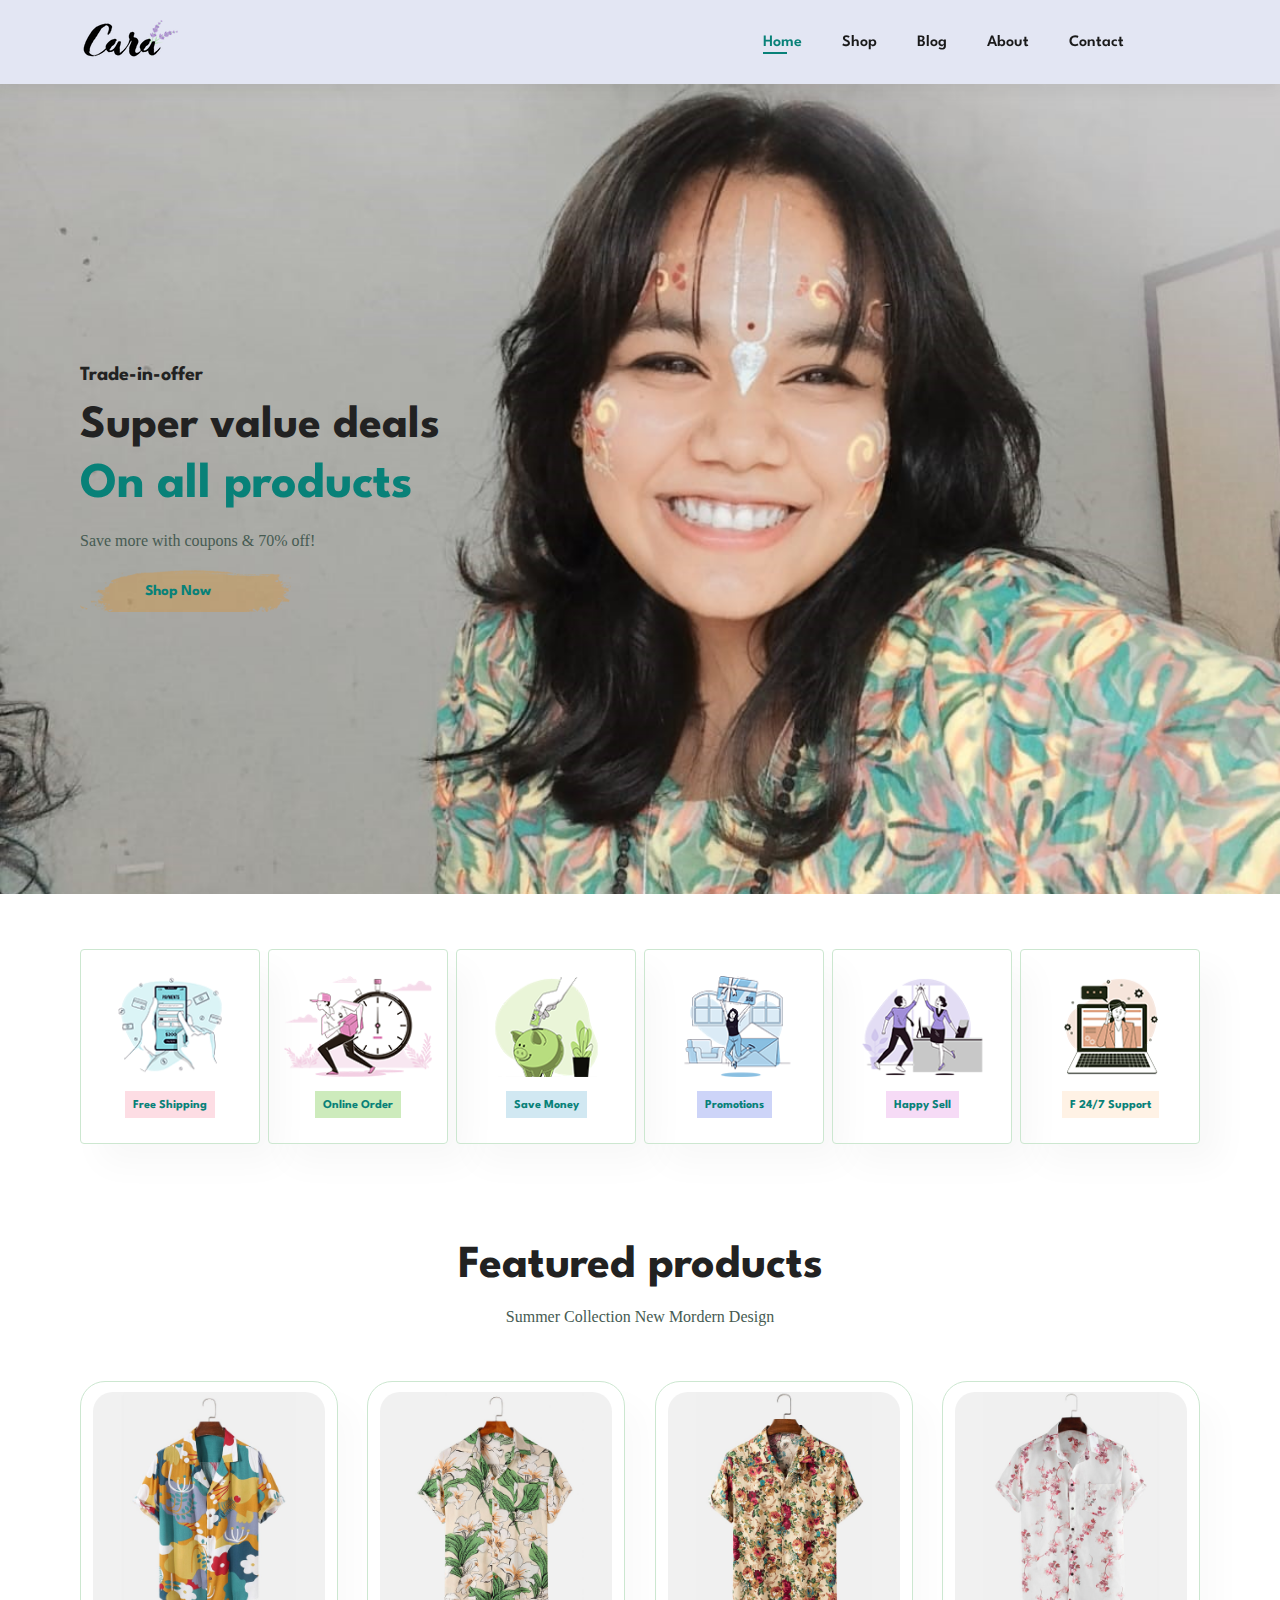
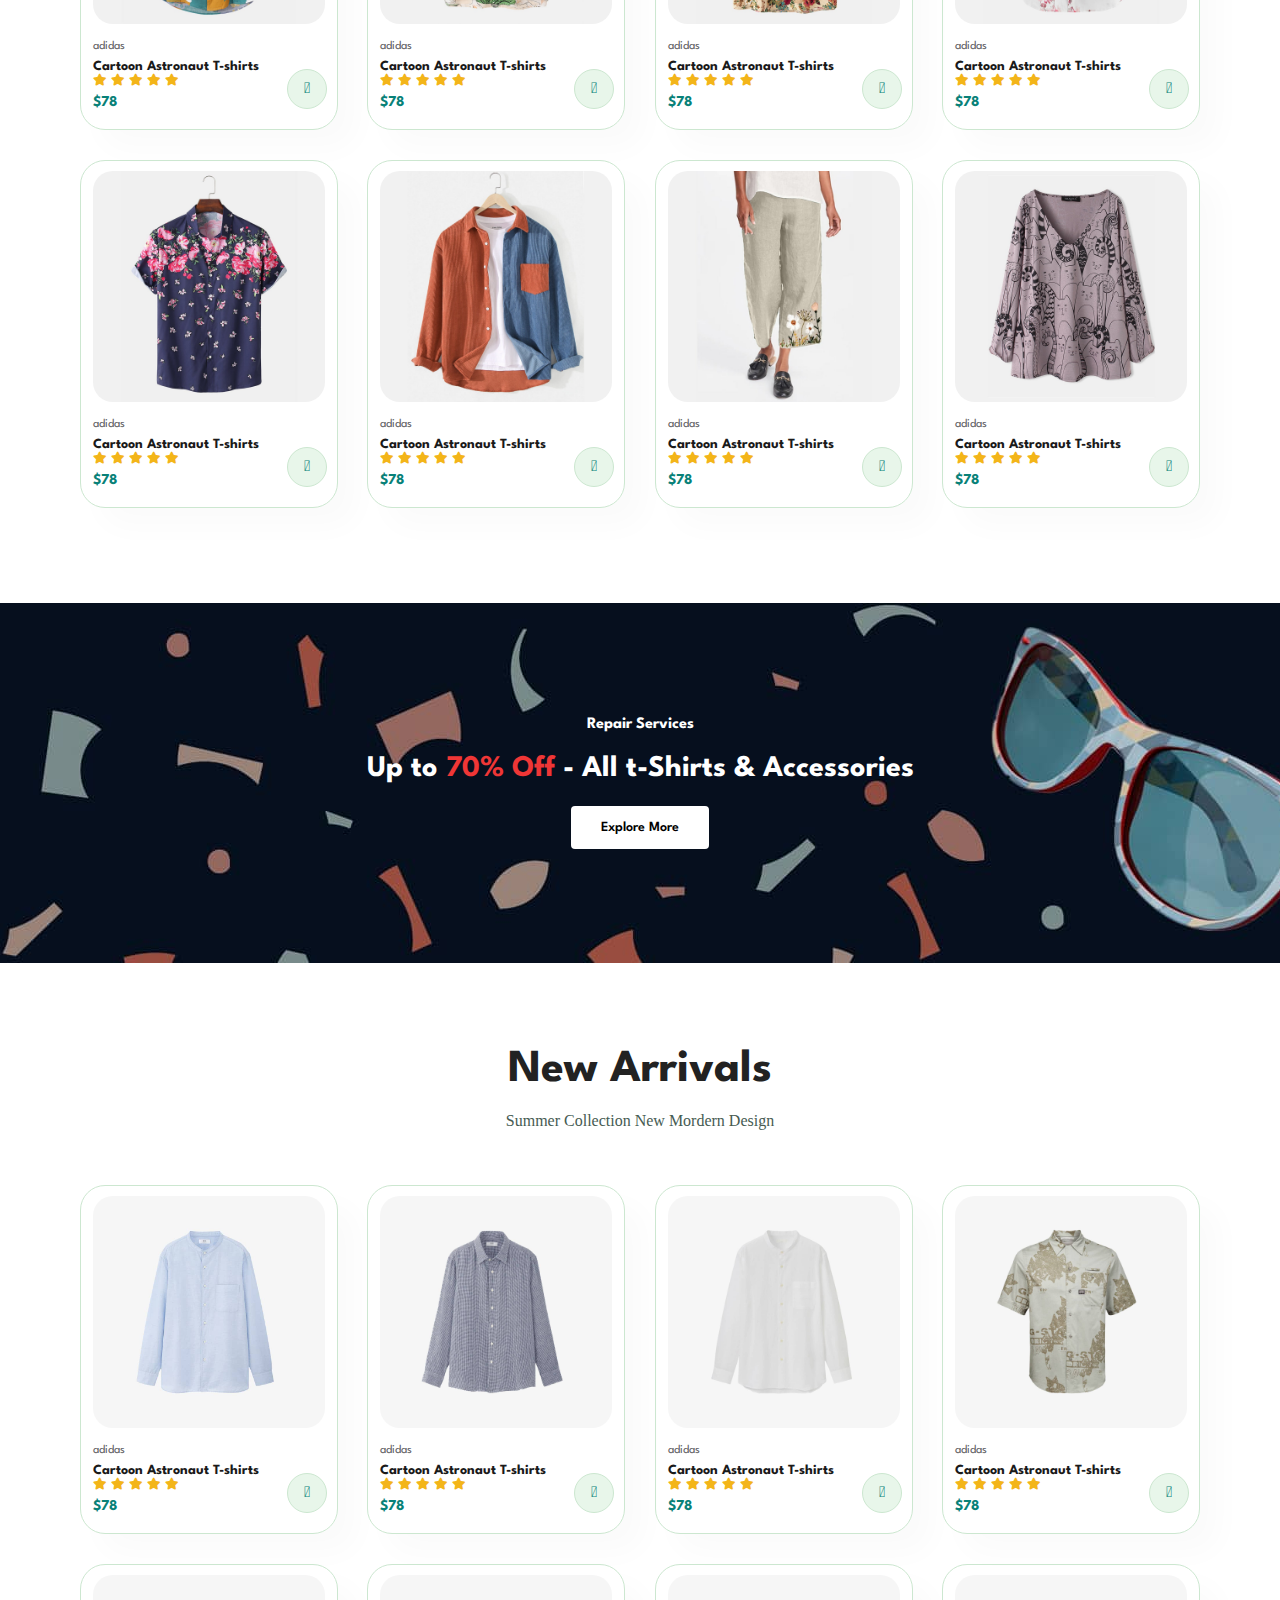
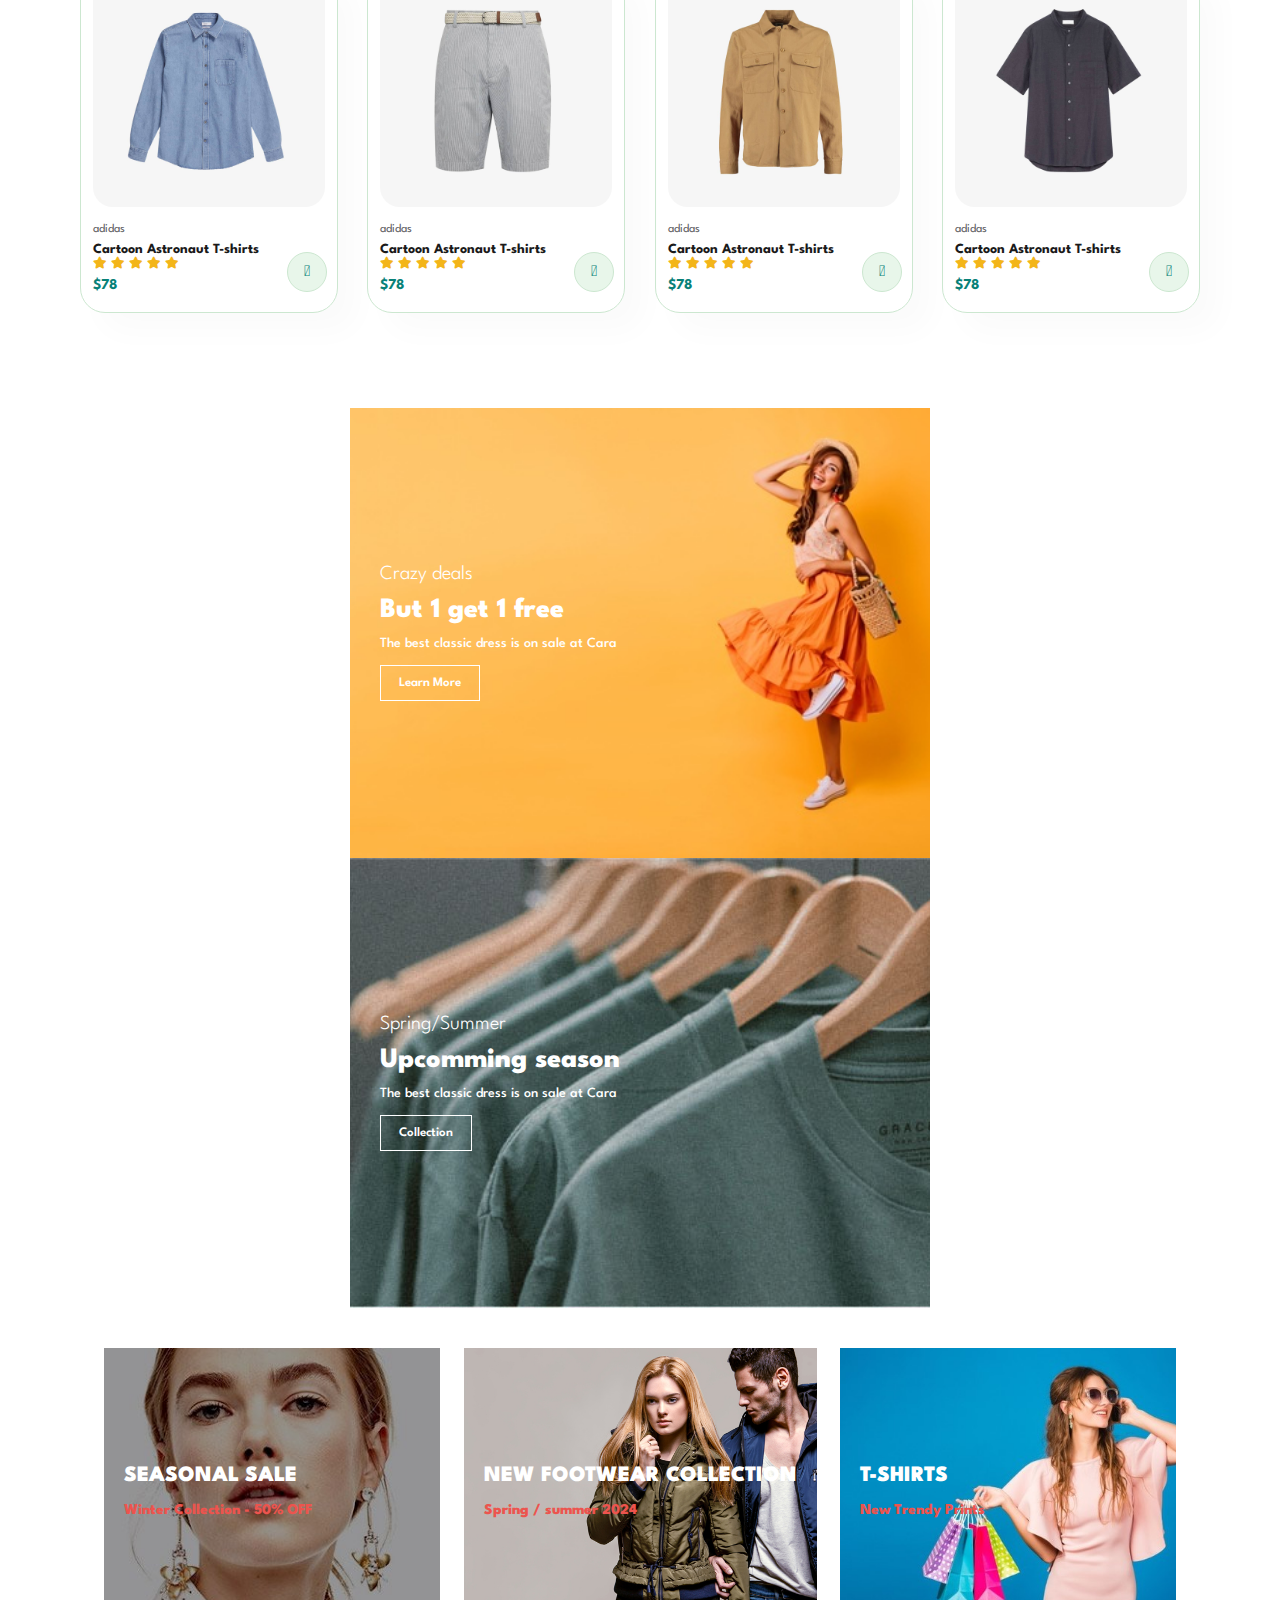
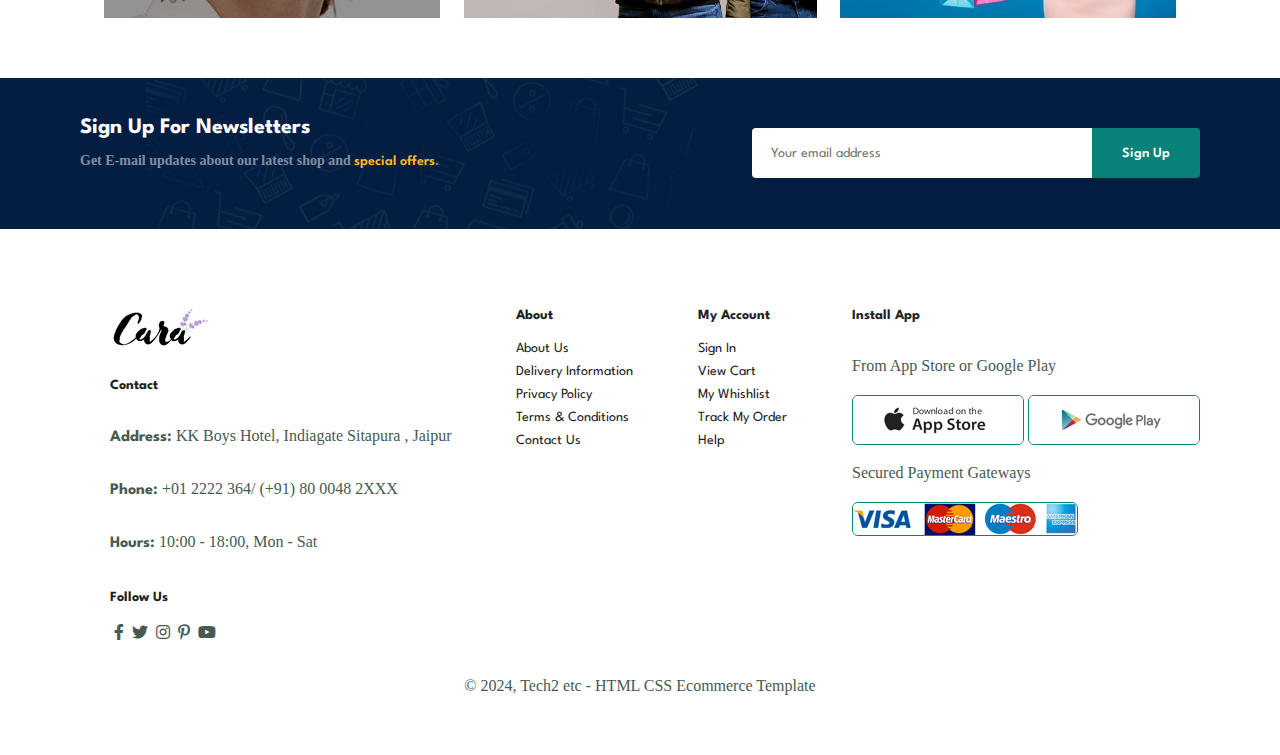
<file: index.html>
<!DOCTYPE html>
<html lang="en">
<head>
    <meta charset="UTF-8">
    <meta name="viewport" content="width=device-width, initial-scale=1.0">
    <title>CARA</title>
    <link rel="stylesheet" href="https://pro.fontawesome.com/releases/v5.10.0/css/all.css" />
    <link rel="stylesheet" href="style.css">
</head>
<body>
    
    <section id="header">
        <a href="#"><img src="img/logo.png" class="logo" alt=""></a>

        <div>
            <ul id="navbar">
                <li><a class="active" href="index.html">Home</a></li>
                <li><a href="shop.html">Shop</a></li>
                <li><a href="blog.html">Blog</a></li>
                <li><a href="about.html">About</a></li>
                <li><a href="contact.html">Contact</a></li>
                <li id="lg-bag"><a href="cart.html"><i class="far fa-shopping-bag"></i></a></li>
                <a href="#" id="close"><i class="far fa-times"></i></a>
            </ul>
        </div>
        <div id="mobile">
            <a href="cart.html"><i class="far fa-shopping-bag"></i></a>
            <i id="bar" class="fas fa-outdent"></i>
        </div>
    </section>

    <section id="hero">
        <h4>Trade-in-offer</h4>
        <h2>Super value deals</h2>
        <h1>On all products</h1>
        <p>Save more with coupons & 70% off! </p>
        <button>Shop Now</button>
    </section>

    <section id="feature" class="section-p1">
        <div class="fe-box">
            <img src="img/features/f1.png" alt="">
            <h6>Free Shipping</h6>
        </div>
        <div class="fe-box">
            <img src="img/features/f2.png" alt="">
            <h6>Online Order</h6>
        </div>
        <div class="fe-box">
            <img src="img/features/f3.png" alt="">
            <h6>Save Money</h6>
        </div>
        <div class="fe-box">
            <img src="img/features/f4.png" alt="">
            <h6>Promotions</h6>
        </div>
        <div class="fe-box">
            <img src="img/features/f5.png" alt="">
            <h6>Happy Sell</h6>
        </div>
        <div class="fe-box">
            <img src="img/features/f6.png" alt="">
            <h6>F 24/7 Support</h6>
        </div>
    </section>
    
    <section id="product1" class="section-p1">
        <h2>Featured products</h2>
        <p>Summer Collection New Mordern Design</p>
        <div class="pro-container">
            <div class="pro">
                <img src="img/products/f1.jpg" alt="">
                <div class="des">
                    <span>adidas</span>
                    <h5>Cartoon Astronaut T-shirts</h5>
                        <div class="star">
                            <i class="fas fa-star"></i>
                            <i class="fas fa-star"></i>
                            <i class="fas fa-star"></i>
                            <i class="fas fa-star"></i>
                            <i class="fas fa-star"></i>
                        </div>
                        <h4>$78</h4> 
                </div>
                <a href="#"><i class="fal fa-shopping-cart cart"></i></a>
            </div>
            <div class="pro">
                <img src="img/products/f2.jpg" alt="">
                <div class="des">
                    <span>adidas</span>
                    <h5>Cartoon Astronaut T-shirts</h5>
                        <div class="star">
                            <i class="fas fa-star"></i>
                            <i class="fas fa-star"></i>
                            <i class="fas fa-star"></i>
                            <i class="fas fa-star"></i>
                            <i class="fas fa-star"></i>
                        </div>
                        <h4>$78</h4> 
                </div>
                <a href="#"><i class="fal fa-shopping-cart cart"></i></a>
            </div>
            <div class="pro">
                <img src="img/products/f3.jpg" alt="">
                <div class="des">
                    <span>adidas</span>
                    <h5>Cartoon Astronaut T-shirts</h5>
                        <div class="star">
                            <i class="fas fa-star"></i>
                            <i class="fas fa-star"></i>
                            <i class="fas fa-star"></i>
                            <i class="fas fa-star"></i>
                            <i class="fas fa-star"></i>
                        </div>
                        <h4>$78</h4> 
                </div>
                <a href="#"><i class="fal fa-shopping-cart cart"></i></a>
            </div>
            <div class="pro">
                <img src="img/products/f4.jpg" alt="">
                <div class="des">
                    <span>adidas</span>
                    <h5>Cartoon Astronaut T-shirts</h5>
                        <div class="star">
                            <i class="fas fa-star"></i>
                            <i class="fas fa-star"></i>
                            <i class="fas fa-star"></i>
                            <i class="fas fa-star"></i>
                            <i class="fas fa-star"></i>
                        </div>
                        <h4>$78</h4> 
                </div>
                <a href="#"><i class="fal fa-shopping-cart cart"></i></a>
            </div>
            <div class="pro">
                <img src="img/products/f5.jpg" alt="">
                <div class="des">
                    <span>adidas</span>
                    <h5>Cartoon Astronaut T-shirts</h5>
                        <div class="star">
                            <i class="fas fa-star"></i>
                            <i class="fas fa-star"></i>
                            <i class="fas fa-star"></i>
                            <i class="fas fa-star"></i>
                            <i class="fas fa-star"></i>
                        </div>
                        <h4>$78</h4> 
                </div>
                <a href="#"><i class="fal fa-shopping-cart cart"></i></a>
            </div>
            <div class="pro">
                <img src="img/products/f6.jpg" alt="">
                <div class="des">
                    <span>adidas</span>
                    <h5>Cartoon Astronaut T-shirts</h5>
                        <div class="star">
                            <i class="fas fa-star"></i>
                            <i class="fas fa-star"></i>
                            <i class="fas fa-star"></i>
                            <i class="fas fa-star"></i>
                            <i class="fas fa-star"></i>
                        </div>
                        <h4>$78</h4> 
                </div>
                <a href="#"><i class="fal fa-shopping-cart cart"></i></a>
            </div>
            <div class="pro">
                <img src="img/products/f7.jpg" alt="">
                <div class="des">
                    <span>adidas</span>
                    <h5>Cartoon Astronaut T-shirts</h5>
                        <div class="star">
                            <i class="fas fa-star"></i>
                            <i class="fas fa-star"></i>
                            <i class="fas fa-star"></i>
                            <i class="fas fa-star"></i>
                            <i class="fas fa-star"></i>
                        </div>
                        <h4>$78</h4> 
                </div>
                <a href="#"><i class="fal fa-shopping-cart cart"></i></a>
            </div>
            <div class="pro">
                <img src="img/products/f8.jpg" alt="">
                <div class="des">
                    <span>adidas</span>
                    <h5>Cartoon Astronaut T-shirts</h5>
                        <div class="star">
                            <i class="fas fa-star"></i>
                            <i class="fas fa-star"></i>
                            <i class="fas fa-star"></i>
                            <i class="fas fa-star"></i>
                            <i class="fas fa-star"></i>
                        </div>
                        <h4>$78</h4> 
                </div>
                <a href="#"><i class="fal fa-shopping-cart cart"></i></a>
            </div>
        </div>
    </section>

    <section id="banner" class="section-m1">
        <h4>Repair Services</h4> 
        <h2>Up to <span> 70% Off </span> - All t-Shirts & Accessories </h2>
        <button class="normal">Explore More</button>
    </section>

    <section id="product1" class="section-p1">
        <h2>New Arrivals</h2>
        <p>Summer Collection New Mordern Design</p>
        <div class="pro-container">
            <div class="pro">
                <img src="img/products/n1.jpg" alt="">
                <div class="des">
                    <span>adidas</span>
                    <h5>Cartoon Astronaut T-shirts</h5>
                        <div class="star">
                            <i class="fas fa-star"></i>
                            <i class="fas fa-star"></i>
                            <i class="fas fa-star"></i>
                            <i class="fas fa-star"></i>
                            <i class="fas fa-star"></i>
                        </div>
                        <h4>$78</h4> 
                </div>
                <a href="#"><i class="fal fa-shopping-cart cart"></i></a>
            </div>
            <div class="pro">
                <img src="img/products/n2.jpg" alt="">
                <div class="des">
                    <span>adidas</span>
                    <h5>Cartoon Astronaut T-shirts</h5>
                        <div class="star">
                            <i class="fas fa-star"></i>
                            <i class="fas fa-star"></i>
                            <i class="fas fa-star"></i>
                            <i class="fas fa-star"></i>
                            <i class="fas fa-star"></i>
                        </div>
                        <h4>$78</h4> 
                </div>
                <a href="#"><i class="fal fa-shopping-cart cart"></i></a>
            </div>
            <div class="pro">
                <img src="img/products/n3.jpg" alt="">
                <div class="des">
                    <span>adidas</span>
                    <h5>Cartoon Astronaut T-shirts</h5>
                        <div class="star">
                            <i class="fas fa-star"></i>
                            <i class="fas fa-star"></i>
                            <i class="fas fa-star"></i>
                            <i class="fas fa-star"></i>
                            <i class="fas fa-star"></i>
                        </div>
                        <h4>$78</h4> 
                </div>
                <a href="#"><i class="fal fa-shopping-cart cart"></i></a>
            </div>
            <div class="pro">
                <img src="img/products/n4.jpg" alt="">
                <div class="des">
                    <span>adidas</span>
                    <h5>Cartoon Astronaut T-shirts</h5>
                        <div class="star">
                            <i class="fas fa-star"></i>
                            <i class="fas fa-star"></i>
                            <i class="fas fa-star"></i>
                            <i class="fas fa-star"></i>
                            <i class="fas fa-star"></i>
                        </div>
                        <h4>$78</h4> 
                </div>
                <a href="#"><i class="fal fa-shopping-cart cart"></i></a>
            </div>
            <div class="pro">
                <img src="img/products/n5.jpg" alt="">
                <div class="des">
                    <span>adidas</span>
                    <h5>Cartoon Astronaut T-shirts</h5>
                        <div class="star">
                            <i class="fas fa-star"></i>
                            <i class="fas fa-star"></i>
                            <i class="fas fa-star"></i>
                            <i class="fas fa-star"></i>
                            <i class="fas fa-star"></i>
                        </div>
                        <h4>$78</h4> 
                </div>
                <a href="#"><i class="fal fa-shopping-cart cart"></i></a>
            </div>
            <div class="pro">
                <img src="img/products/n6.jpg" alt="">
                <div class="des">
                    <span>adidas</span>
                    <h5>Cartoon Astronaut T-shirts</h5>
                        <div class="star">
                            <i class="fas fa-star"></i>
                            <i class="fas fa-star"></i>
                            <i class="fas fa-star"></i>
                            <i class="fas fa-star"></i>
                            <i class="fas fa-star"></i>
                        </div>
                        <h4>$78</h4> 
                </div>
                <a href="#"><i class="fal fa-shopping-cart cart"></i></a>
            </div>
            <div class="pro">
                <img src="img/products/n7.jpg" alt="">
                <div class="des">
                    <span>adidas</span>
                    <h5>Cartoon Astronaut T-shirts</h5>
                        <div class="star">
                            <i class="fas fa-star"></i>
                            <i class="fas fa-star"></i>
                            <i class="fas fa-star"></i>
                            <i class="fas fa-star"></i>
                            <i class="fas fa-star"></i>
                        </div>
                        <h4>$78</h4> 
                </div>
                <a href="#"><i class="fal fa-shopping-cart cart"></i></a>
            </div>
            <div class="pro">
                <img src="img/products/n8.jpg" alt="">
                <div class="des">
                    <span>adidas</span>
                    <h5>Cartoon Astronaut T-shirts</h5>
                        <div class="star">
                            <i class="fas fa-star"></i>
                            <i class="fas fa-star"></i>
                            <i class="fas fa-star"></i>
                            <i class="fas fa-star"></i>
                            <i class="fas fa-star"></i>
                        </div>
                        <h4>$78</h4> 
                </div>
                <a href="#"><i class="fal fa-shopping-cart cart"></i></a>
            </div>
        </div>
    </section>

    <section id="sm-banner" class="section-p1">
        <div class="banner-box">
            <h4>Crazy deals</h4>
            <h2>But 1 get 1 free</h2>
            <span>The best classic dress is on sale at Cara</span>
            <button class="white">Learn More</button>
        </div>
        <div class="banner-box banner-box2">
            <h4>Spring/Summer</h4>
            <h2>Upcomming season</h2>
            <span>The best classic dress is on sale at Cara</span>
            <button class="white">Collection</button>
        </div>
    </section>

    <section id="banner3">
        <div class="banner-box">
            <h2>SEASONAL SALE</h2>
            <h3>Winter Collection - 50% OFF</h3>
        </div>
        <div class="banner-box banner-box2">
            <h2>NEW FOOTWEAR COLLECTION</h2>
            <h3>Spring / summer 2024 </h3>
        </div>
        <div class="banner-box banner-box3">
            <h2>T-SHIRTS</h2>
            <h3>New Trendy Prints</h3>
        </div>
    </section>

    <section id="newsletter" class="section-p1 section-m1">
        <div class="newstext">
            <h4>Sign Up For Newsletters</h4>
            <p>Get E-mail updates about our latest shop and <span>special offers</span>.</p>
        </div>
        <div class="form">
            <input type="text" placeholder="Your email address">
            <button class="normal">Sign Up</button>
        </div>
    </section>

    <footer class="section-p1">
        <div class="col">
            <img class="logo" src="img/logo.png" alt="">
            <h4>Contact</h4>
            <p><strong>Address:</strong> KK Boys Hotel, Indiagate Sitapura , Jaipur</p>
            <p><strong>Phone:</strong> +01 2222 364/ (+91) 80 0048 2XXX</p>
            <p><strong>Hours:</strong> 10:00 - 18:00, Mon - Sat</p>
            <div class="follow">
                <h4>Follow Us</h4>
                <div class="icons">
                    <i class="fab fa-facebook-f"></i>
                    <i class="fab fa-twitter"></i>
                    <i class="fab fa-instagram"></i>
                    <i class="fab fa-pinterest-p"></i>
                    <i class="fab fa-youtube"></i>
                </div>
            </div>
        </div>

        <div class="col">
            <h4>About</h4>
            <a href="#">About Us</a>
            <a href="#">Delivery Information</a>
            <a href="#">Privacy Policy</a>
            <a href="#">Terms & Conditions</a>
            <a href="#">Contact Us</a>
        </div>

        <div class="col">
            <h4>My Account</h4>
            <a href="#">Sign In</a>
            <a href="#">View Cart</a>
            <a href="#">My Whishlist</a>
            <a href="#">Track My Order</a>
            <a href="#">Help</a>
        </div>

        <div class="col install">
            <h4>Install App</h4>
            <p>From App Store or Google Play</p>
            <div class="row">
                <img src="img/pay/app.jpg" alt="">
                <img src="img/pay/play.jpg" alt="">
                <p>Secured Payment Gateways</p>
                <img src="img/pay/pay.png" alt="">
            </div>
        </div>

        <div class="copyright">
            <p>© 2024, Tech2 etc - HTML CSS Ecommerce Template</p>
        </div>
    </footer>

    <script src="script.js"></script>
</body>
</html>
</file>
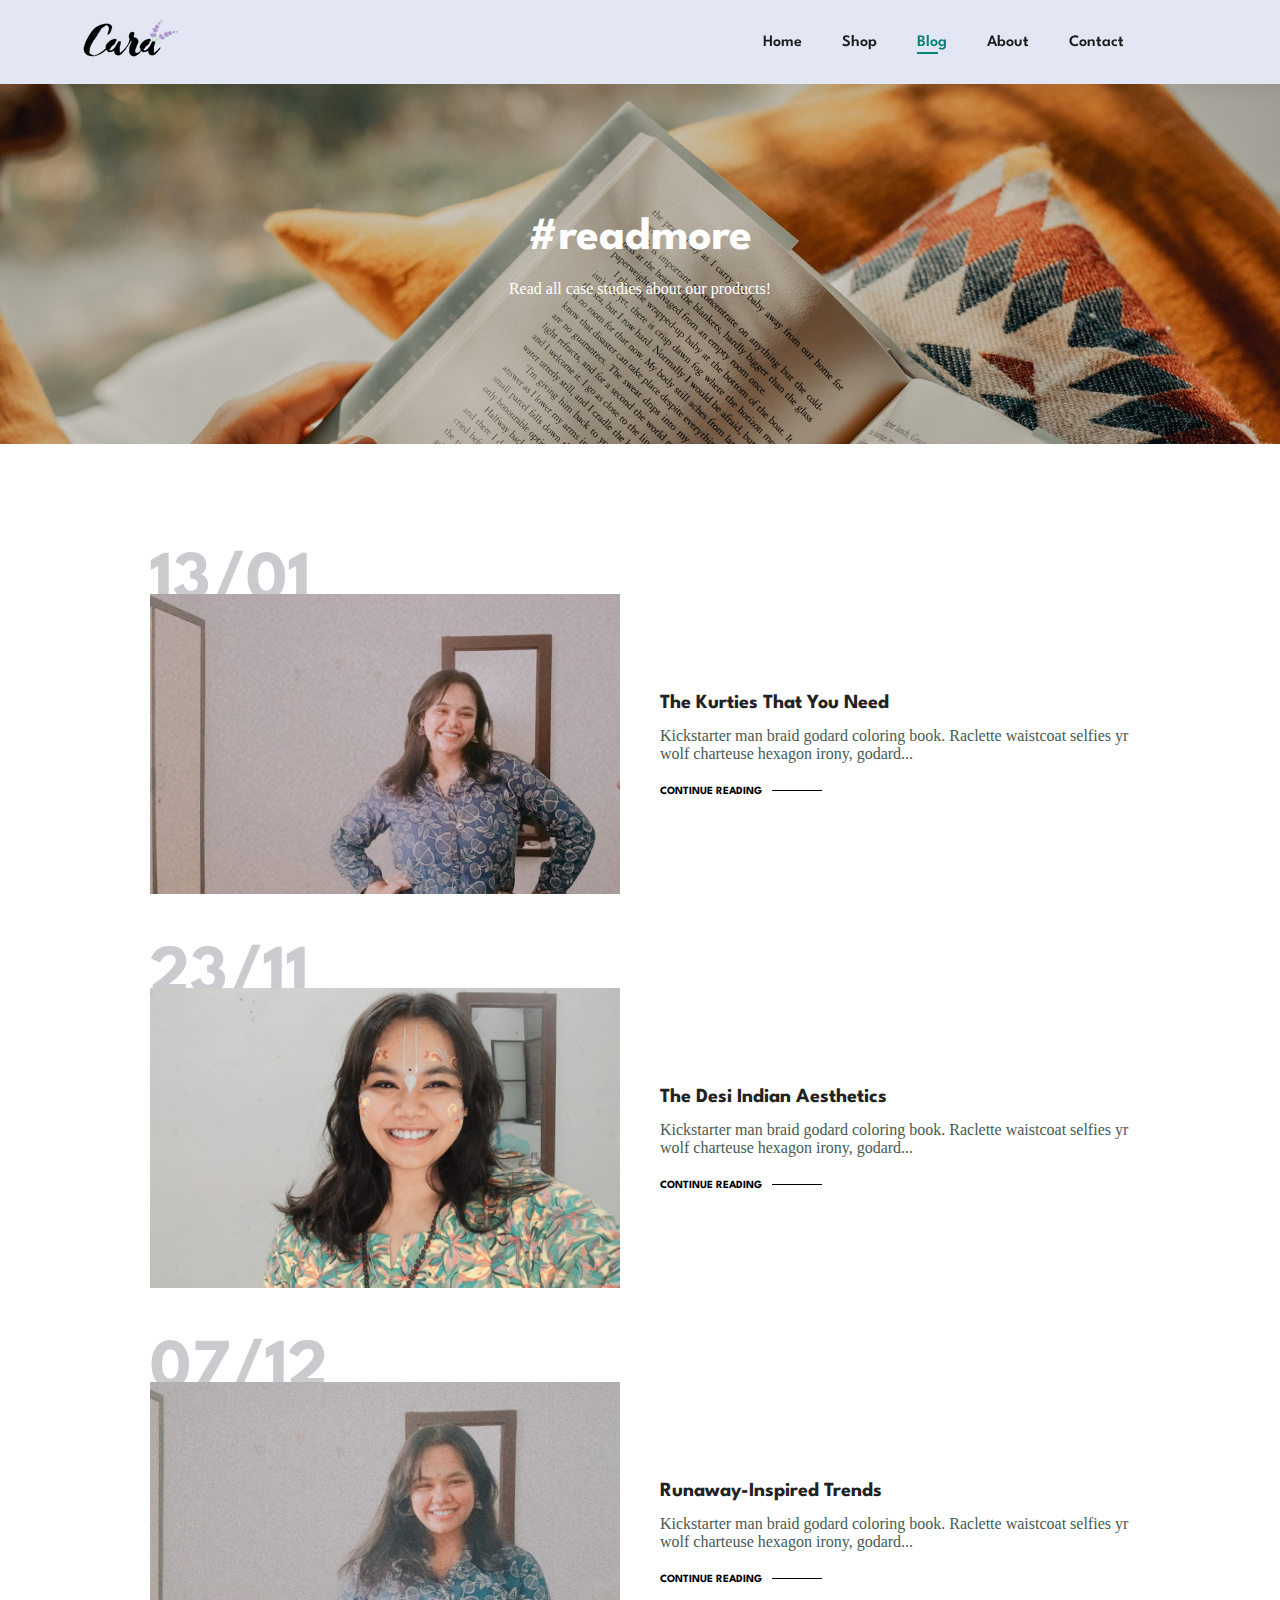
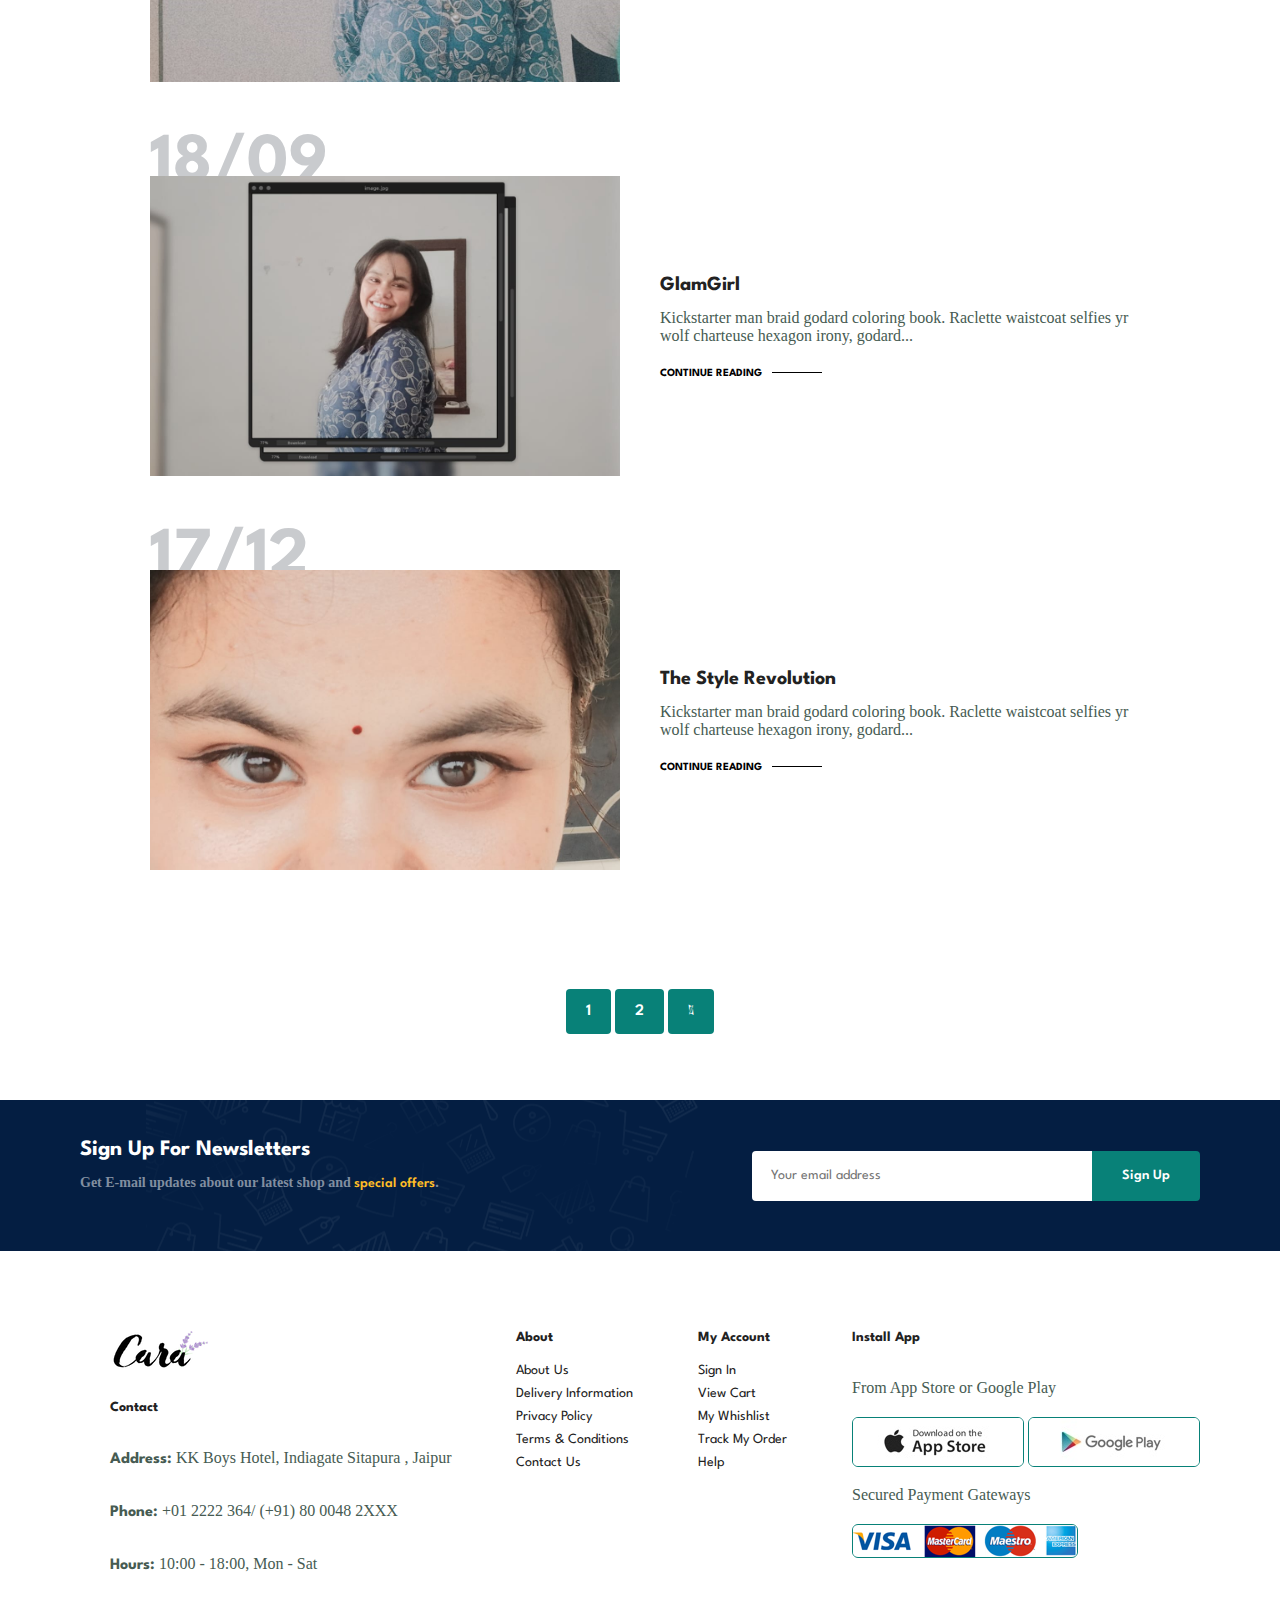
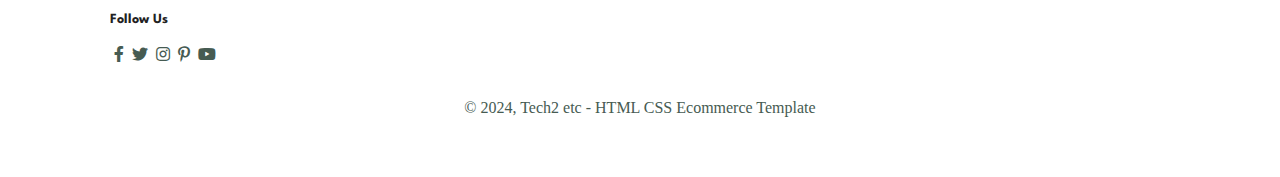
<file: blog.html>
<!DOCTYPE html>
<html lang="en">
<head>
    <meta charset="UTF-8">
    <meta name="viewport" content="width=device-width, initial-scale=1.0">
    <title>Document</title>
    <link rel="stylesheet" href="https://pro.fontawesome.com/releases/v5.10.0/css/all.css" />
    <link rel="stylesheet" href="style.css">
</head>
<body>
    
    <section id="header">
        <a href="#"><img src="img/logo.png" class="logo" alt=""></a>

        <div>
            <ul id="navbar">
                <li><a href="index.html">Home</a></li>
                <li><a href="shop.html">Shop</a></li>
                <li><a class="active" href="blog.html">Blog</a></li>
                <li><a href="about.html">About</a></li>
                <li><a href="contact.html">Contact</a></li>
                <li id="lg-bag"><a href="cart.html"><i class="far fa-shopping-bag"></i></a></li>
                <a href="#" id="close"><i class="far fa-times"></i></a>
            </ul>
        </div>
        <div id="mobile">
            <a href="cart.html"><i class="far fa-shopping-bag"></i></a>
            <i id="bar" class="fas fa-outdent"></i>
        </div>
    </section>

    <section id="page-header" class="blog-header">
        <h2>#readmore</h2>
        <p>Read all case studies about our products! </p>
    </section>

    <section id="blog">
        <div class="blog-box">
            <div class="blog-img">
                <img src="kd6n.jpeg" alt="">
            </div>
            <div class="blog-details">
                <h4>The Kurties That You Need</h4>
                <p>Kickstarter man braid godard coloring book. Raclette waistcoat selfies yr wolf charteuse hexagon irony, godard...</p>
                <a href="#">CONTINUE READING</a>
            </div>
            <h1>13/01</h1>
        </div>
        <div class="blog-box">
            <div class="blog-img">
                <img src="kd2.jpeg" alt="">
            </div>
            <div class="blog-details">
                <h4>The Desi Indian Aesthetics</h4>
                <p>Kickstarter man braid godard coloring book. Raclette waistcoat selfies yr wolf charteuse hexagon irony, godard...</p>
                <a href="#">CONTINUE READING</a>
            </div>
            <h1>23/11</h1>
        </div>
        <div class="blog-box">
            <div class="blog-img">
                <img src="kdblognew.jpeg" alt="">
            </div>
            <div class="blog-details">
                <h4>Runaway-Inspired Trends</h4>
                <p>Kickstarter man braid godard coloring book. Raclette waistcoat selfies yr wolf charteuse hexagon irony, godard...</p>
                <a href="#">CONTINUE READING</a>
            </div>
            <h1>07/12</h1>
        </div>
        <div class="blog-box">
            <div class="blog-img">
                <img src="kd1.jpeg" alt="">
            </div>
            <div class="blog-details">
                <h4>GlamGirl</h4>
                <p>Kickstarter man braid godard coloring book. Raclette waistcoat selfies yr wolf charteuse hexagon irony, godard...</p>
                <a href="#">CONTINUE READING</a>
            </div>
            <h1>18/09</h1>
        </div>
        <div class="blog-box">
            <div class="blog-img">
                <img src="kd4.jpeg" alt="">
            </div>
            <div class="blog-details">
                <h4>The Style Revolution</h4>
                <p>Kickstarter man braid godard coloring book. Raclette waistcoat selfies yr wolf charteuse hexagon irony, godard...</p>
                <a href="#">CONTINUE READING</a>
            </div>
            <h1>17/12</h1>
        </div>
    </section>

    <section id="pagination" class="section-p1">
        <a href="#">1</a>
        <a href="#">2</a>
        <a href="#"><i class="fal fa-long-arrow-alt-right"></i></a>
    </section>

    <section id="newsletter" class="section-p1 section-m1">
        <div class="newstext">
            <h4>Sign Up For Newsletters</h4>
            <p>Get E-mail updates about our latest shop and <span>special offers</span>.</p>
        </div>
        <div class="form">
            <input type="text" placeholder="Your email address">
            <button class="normal">Sign Up</button>
        </div>
    </section>

    <footer class="section-p1">
        <div class="col">
            <img class="logo" src="img/logo.png" alt="">
            <h4>Contact</h4>
            <p><strong>Address:</strong> KK Boys Hotel, Indiagate Sitapura , Jaipur</p>
            <p><strong>Phone:</strong> +01 2222 364/ (+91) 80 0048 2XXX</p>
            <p><strong>Hours:</strong> 10:00 - 18:00, Mon - Sat</p>
            <div class="follow">
                <h4>Follow Us</h4>
                <div class="icons">
                    <i class="fab fa-facebook-f"></i>
                    <i class="fab fa-twitter"></i>
                    <i class="fab fa-instagram"></i>
                    <i class="fab fa-pinterest-p"></i>
                    <i class="fab fa-youtube"></i>
                </div>
            </div>
        </div>

        <div class="col">
            <h4>About</h4>
            <a href="#">About Us</a>
            <a href="#">Delivery Information</a>
            <a href="#">Privacy Policy</a>
            <a href="#">Terms & Conditions</a>
            <a href="#">Contact Us</a>
        </div>

        <div class="col">
            <h4>My Account</h4>
            <a href="#">Sign In</a>
            <a href="#">View Cart</a>
            <a href="#">My Whishlist</a>
            <a href="#">Track My Order</a>
            <a href="#">Help</a>
        </div>

        <div class="col install">
            <h4>Install App</h4>
            <p>From App Store or Google Play</p>
            <div class="row">
                <img src="img/pay/app.jpg" alt="">
                <img src="img/pay/play.jpg" alt="">
                <p>Secured Payment Gateways</p>
                <img src="img/pay/pay.png" alt="">
            </div>
        </div>

        <div class="copyright">
            <p>© 2024, Tech2 etc - HTML CSS Ecommerce Template</p>
        </div>
    </footer>

    <script src="script.js"></script>
</body>
</html>
</file>
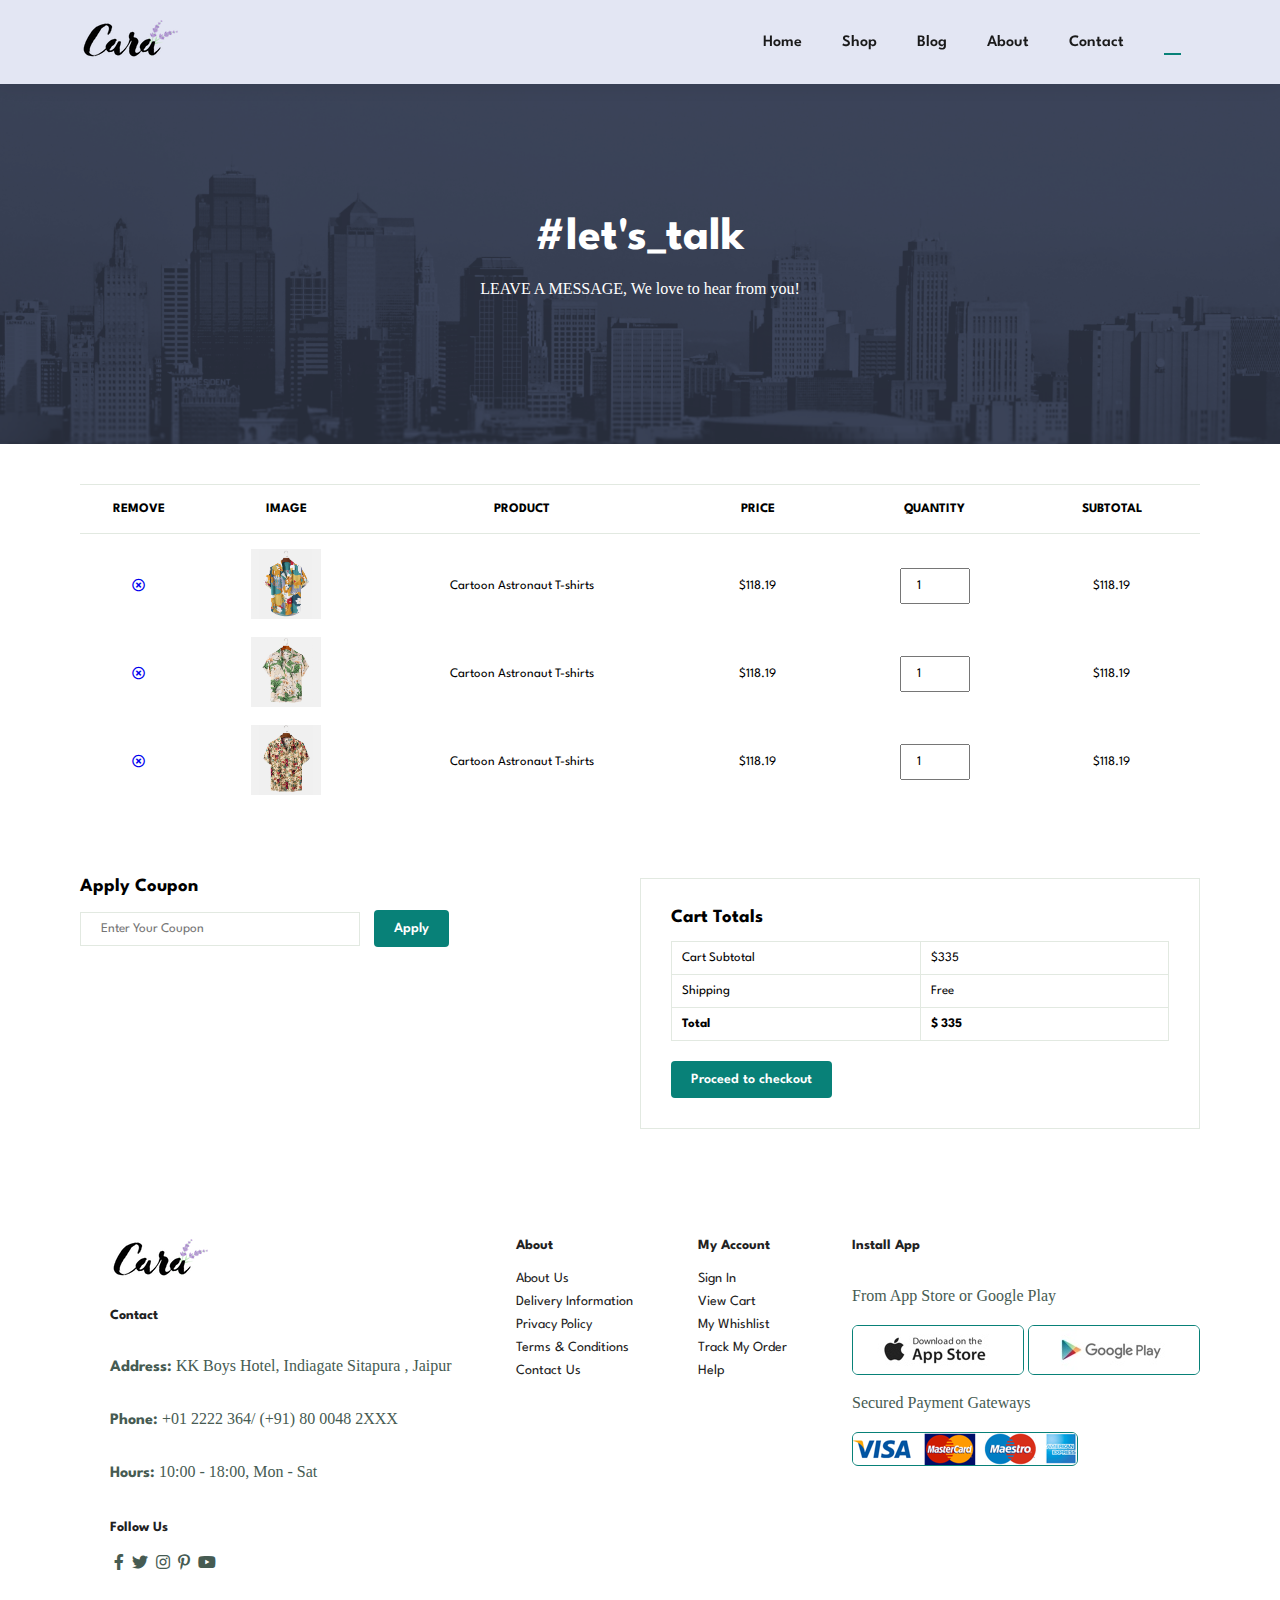
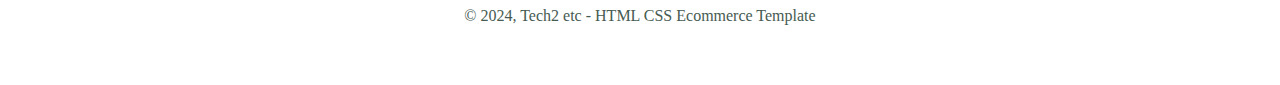
<file: cart.html>
<!DOCTYPE html>
<html lang="en">
<head>
    <meta charset="UTF-8">
    <meta name="viewport" content="width=device-width, initial-scale=1.0">
    <title>Document</title>
    <link rel="stylesheet" href="https://pro.fontawesome.com/releases/v5.10.0/css/all.css" />
    <link rel="stylesheet" href="style.css">
</head>
<body>
    
    <section id="header">
        <a href="#"><img src="img/logo.png" class="logo" alt=""></a>

        <div>
            <ul id="navbar">
                <li><a href="index.html">Home</a></li>
                <li><a href="shop.html">Shop</a></li>
                <li><a href="blog.html">Blog</a></li>
                <li><a href="about.html">About</a></li>
                <li><a href="contact.html">Contact</a></li>
                <li id="lg-bag"><a class="active" href="cart.html"><i class="far fa-shopping-bag"></i></a></li>
                <a href="#" id="close"><i class="far fa-times"></i></a>
            </ul>
        </div>
        <div id="mobile">
            <a href="cart.html"><i class="far fa-shopping-bag"></i></a>
            <i id="bar" class="fas fa-outdent"></i>
        </div>
    </section>

    <section id="page-header" class="about-header">
        <h2>#let's_talk</h2>
        <p>LEAVE A MESSAGE, We love to hear from you!</p>
    </section>

    <section id="cart" class="section-p1">
        <table width="100%">
            <thead>
                <tr>
                    <td>Remove</td>
                    <td>Image</td>
                    <td>Product</td>
                    <td>Price</td>
                    <td>Quantity</td>
                    <td>Subtotal</td>
                </tr>
            </thead>
            <tbody>
                <tr>
                    <td><a href="#"><i class="far fa-times-circle"></i></a></td>
                    <td><img src="img/products/f1.jpg" alt=""></td>
                    <td>Cartoon Astronaut T-shirts</td>
                    <td>$118.19</td>
                    <td><input type="number" value="1"></td>
                    <td>$118.19</td>
                </tr>
                <tr>
                    <td><a href="#"><i class="far fa-times-circle"></i></a></td>
                    <td><img src="img/products/f2.jpg" alt=""></td>
                    <td>Cartoon Astronaut T-shirts</td>
                    <td>$118.19</td>
                    <td><input type="number" value="1"></td>
                    <td>$118.19</td>
                </tr>
                <tr>
                    <td><a href="#"><i class="far fa-times-circle"></i></a></td>
                    <td><img src="img/products/f3.jpg" alt=""></td>
                    <td>Cartoon Astronaut T-shirts</td>
                    <td>$118.19</td>
                    <td><input type="number" value="1"></td>
                    <td>$118.19</td>
                </tr>
            </tbody>
        </table>
    </section>

    <section id="cart-add" class="section-p1">
        <div id="coupon">
            <h3>Apply Coupon</h3>
            <div>
                <input type="text" placeholder="Enter Your Coupon">
                <button class="normal">Apply</button>
            </div>
        </div>

        <div id="subtotal">
            <h3>Cart Totals</h3>
            <table>
                <tr>
                    <td>Cart Subtotal</td>
                    <td>$335</td>
                </tr>
                <tr>
                    <td>Shipping</td>
                    <td>Free</td>
                </tr>
                <tr>
                    <td><strong>Total</strong></td>
                    <td><strong>$ 335</strong></td>
                </tr>
            </table>

            <button class="normal">Proceed to checkout</button>
        </div>
    </section>

    <footer class="section-p1">
        <div class="col">
            <img class="logo" src="img/logo.png" alt="">
            <h4>Contact</h4>
            <p><strong>Address:</strong> KK Boys Hotel, Indiagate Sitapura , Jaipur</p>
            <p><strong>Phone:</strong> +01 2222 364/ (+91) 80 0048 2XXX</p>
            <p><strong>Hours:</strong> 10:00 - 18:00, Mon - Sat</p>
            <div class="follow">
                <h4>Follow Us</h4>
                <div class="icons">
                    <i class="fab fa-facebook-f"></i>
                    <i class="fab fa-twitter"></i>
                    <i class="fab fa-instagram"></i>
                    <i class="fab fa-pinterest-p"></i>
                    <i class="fab fa-youtube"></i>
                </div>
            </div>
        </div>

        <div class="col">
            <h4>About</h4>
            <a href="#">About Us</a>
            <a href="#">Delivery Information</a>
            <a href="#">Privacy Policy</a>
            <a href="#">Terms & Conditions</a>
            <a href="#">Contact Us</a>
        </div>

        <div class="col">
            <h4>My Account</h4>
            <a href="#">Sign In</a>
            <a href="#">View Cart</a>
            <a href="#">My Whishlist</a>
            <a href="#">Track My Order</a>
            <a href="#">Help</a>
        </div>

        <div class="col install">
            <h4>Install App</h4>
            <p>From App Store or Google Play</p>
            <div class="row">
                <img src="img/pay/app.jpg" alt="">
                <img src="img/pay/play.jpg" alt="">
                <p>Secured Payment Gateways</p>
                <img src="img/pay/pay.png" alt="">
            </div>
        </div>

        <div class="copyright">
            <p>© 2024, Tech2 etc - HTML CSS Ecommerce Template</p>
        </div>
    </footer>

    <script src="script.js"></script>
</body>
</html>
</file>
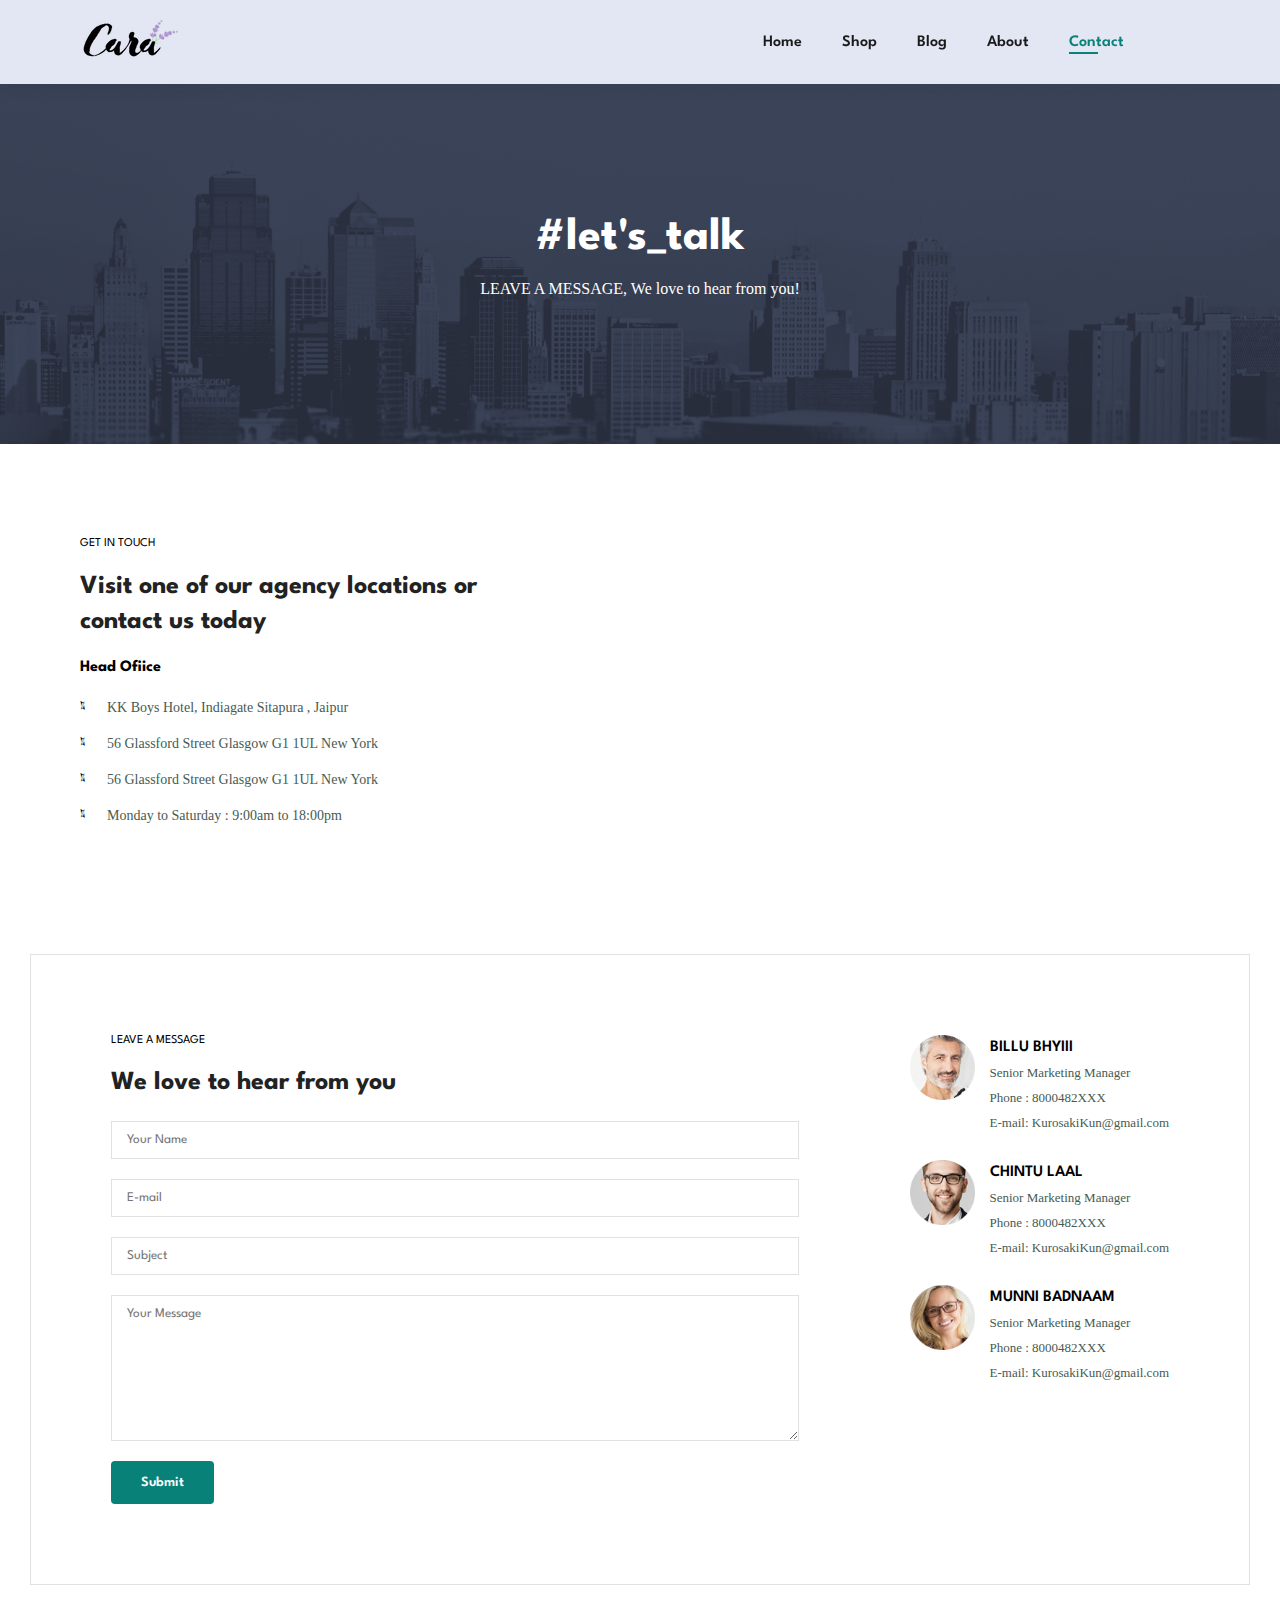
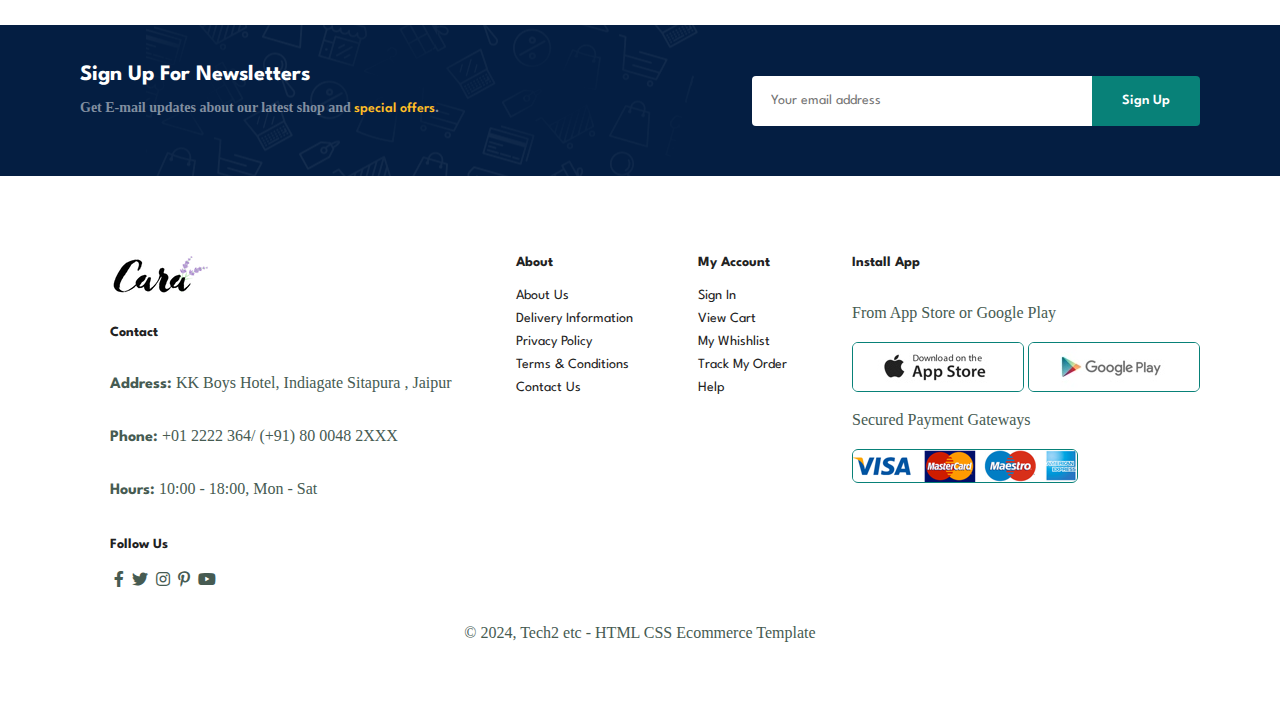
<file: contact.html>
<!DOCTYPE html>
<html lang="en">
<head>
    <meta charset="UTF-8">
    <meta name="viewport" content="width=device-width, initial-scale=1.0">
    <title>Document</title>
    <link rel="stylesheet" href="https://pro.fontawesome.com/releases/v5.10.0/css/all.css" />
    <link rel="stylesheet" href="style.css">
</head>
<body>
    
    <section id="header">
        <a href="#"><img src="img/logo.png" class="logo" alt=""></a>

        <div>
            <ul id="navbar">
                <li><a href="index.html">Home</a></li>
                <li><a href="shop.html">Shop</a></li>
                <li><a href="blog.html">Blog</a></li>
                <li><a href="about.html">About</a></li>
                <li><a class="active" href="contact.html">Contact</a></li>
                <li id="lg-bag"><a href="cart.html"><i class="far fa-shopping-bag"></i></a></li>
                <a href="#" id="close"><i class="far fa-times"></i></a>
            </ul>
        </div>
        <div id="mobile">
            <a href="cart.html"><i class="far fa-shopping-bag"></i></a>
            <i id="bar" class="fas fa-outdent"></i>
        </div>
    </section>

    <section id="page-header" class="about-header">
        <h2>#let's_talk</h2>
        <p>LEAVE A MESSAGE, We love to hear from you!</p>
    </section>

    <section id="contact-details" class="section-p1">
        <div class="details">
            <span>GET IN TOUCH</span>
            <h2>Visit one of our agency locations or contact us today</h2>
            <h3>Head Ofiice</h3>
            <div>
                <li>
                    <i class="fal fa-map"></i>
                    <p>KK Boys Hotel, Indiagate Sitapura , Jaipur </p>
                </li>
                <li>
                    <i class="fal fa-envelope"></i>
                    <p>56 Glassford Street Glasgow G1 1UL New York </p>
                </li>
                <li>
                    <i class="fal fa-phone-alt"></i>
                    <p>56 Glassford Street Glasgow G1 1UL New York </p>
                </li>
                <li>
                    <i class="fal fa-clock"></i>
                    <p>Monday to Saturday : 9:00am to 18:00pm </p>
                </li>
            </div>
        </div>

        <div class="map">
            <iframe src="https://www.google.com/maps/embed?pb=!1m18!1m12!1m3!1d3561.7514632806!2d75.81897217489053!3d26.78419126560308!2m3!1f0!2f0!3f0!3m2!1i1024!2i768!4f13.1!3m3!1m2!1s0x396dc99d9c17b71b%3A0x928e8a344b9e9090!2sK.%20K.%20Boys%20Hostel!5e0!3m2!1sen!2sin!4v1725380735845!5m2!1sen!2sin" width="600" height="450" style="border:0;" allowfullscreen="" loading="lazy" referrerpolicy="no-referrer-when-downgrade"></iframe>
        </div>
    </section>

    <section id="form-details">
        <form action="">
            <span>LEAVE A MESSAGE</span>
            <h2>We love to hear from you</h2>
            <input type="text" placeholder="Your Name">
            <input type="text" placeholder="E-mail">
            <input type="text" placeholder="Subject">
            <textarea name="" id="" cols="30" rows="10" placeholder="Your Message"></textarea>
            <button class="normal">Submit</button>
        </form>

        <div class="people">
            <div>
                <img src="img/people/1.png" alt="">
                <p><span>BILLU BHYIII</span>Senior Marketing Manager <br> Phone : 8000482XXX <br> E-mail: KurosakiKun@gmail.com</p>
            </div>
            <div>
                <img src="img/people/2.png" alt="">
                <p><span>CHINTU LAAL</span>Senior Marketing Manager <br> Phone : 8000482XXX <br> E-mail: KurosakiKun@gmail.com</p>
            </div>
            <div>
                <img src="img/people/3.png" alt="">
                <p><span>MUNNI BADNAAM</span>Senior Marketing Manager <br> Phone : 8000482XXX <br> E-mail: KurosakiKun@gmail.com</p>
            </div>
        </div>
    </section>

    <section id="newsletter" class="section-p1 section-m1">
        <div class="newstext">
            <h4>Sign Up For Newsletters</h4>
            <p>Get E-mail updates about our latest shop and <span>special offers</span>.</p>
        </div>
        <div class="form">
            <input type="text" placeholder="Your email address">
            <button class="normal">Sign Up</button>
        </div>
    </section>

    <footer class="section-p1">
        <div class="col">
            <img class="logo" src="img/logo.png" alt="">
            <h4>Contact</h4>
            <p><strong>Address:</strong> KK Boys Hotel, Indiagate Sitapura , Jaipur</p>
            <p><strong>Phone:</strong> +01 2222 364/ (+91) 80 0048 2XXX</p>
            <p><strong>Hours:</strong> 10:00 - 18:00, Mon - Sat</p>
            <div class="follow">
                <h4>Follow Us</h4>
                <div class="icons">
                    <i class="fab fa-facebook-f"></i>
                    <i class="fab fa-twitter"></i>
                    <i class="fab fa-instagram"></i>
                    <i class="fab fa-pinterest-p"></i>
                    <i class="fab fa-youtube"></i>
                </div>
            </div>
        </div>

        <div class="col">
            <h4>About</h4>
            <a href="#">About Us</a>
            <a href="#">Delivery Information</a>
            <a href="#">Privacy Policy</a>
            <a href="#">Terms & Conditions</a>
            <a href="#">Contact Us</a>
        </div>

        <div class="col">
            <h4>My Account</h4>
            <a href="#">Sign In</a>
            <a href="#">View Cart</a>
            <a href="#">My Whishlist</a>
            <a href="#">Track My Order</a>
            <a href="#">Help</a>
        </div>

        <div class="col install">
            <h4>Install App</h4>
            <p>From App Store or Google Play</p>
            <div class="row">
                <img src="img/pay/app.jpg" alt="">
                <img src="img/pay/play.jpg" alt="">
                <p>Secured Payment Gateways</p>
                <img src="img/pay/pay.png" alt="">
            </div>
        </div>

        <div class="copyright">
            <p>© 2024, Tech2 etc - HTML CSS Ecommerce Template</p>
        </div>
    </footer>

    <script src="script.js"></script>
</body>
</html>
</file>
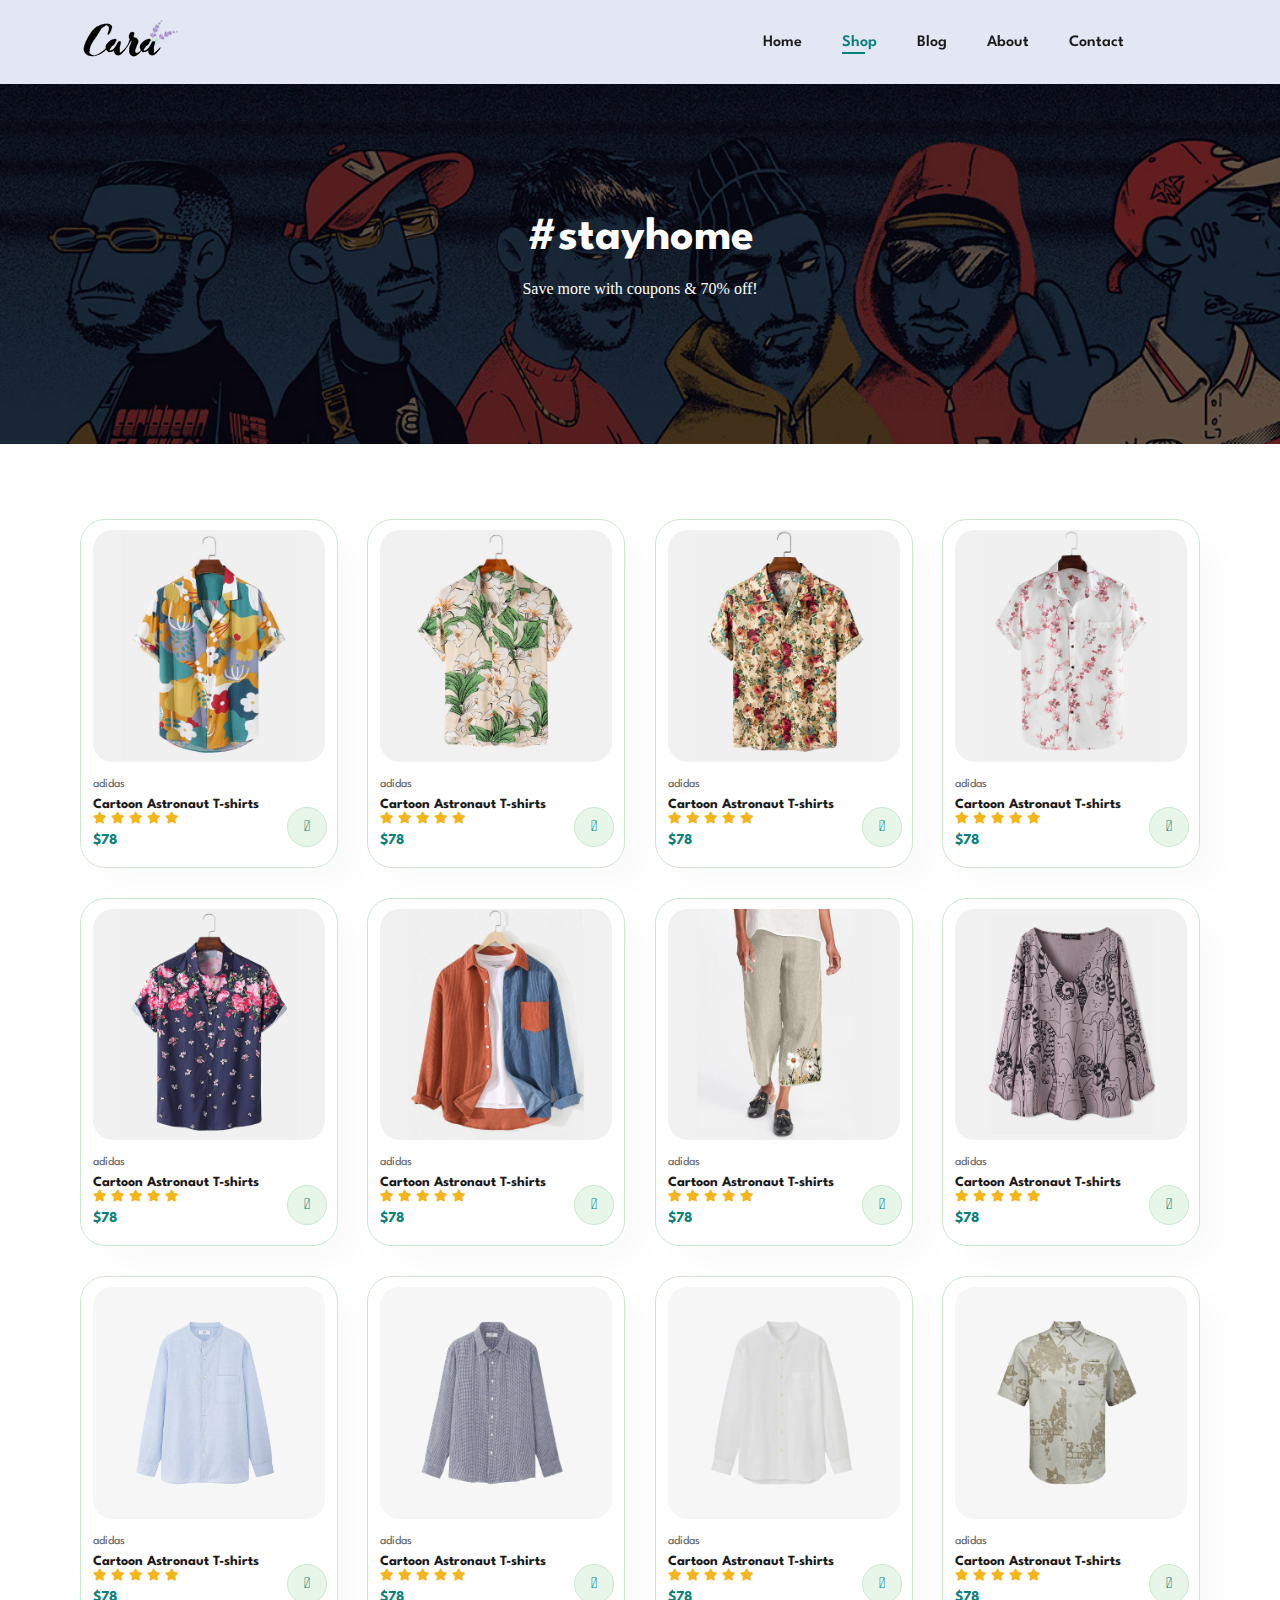
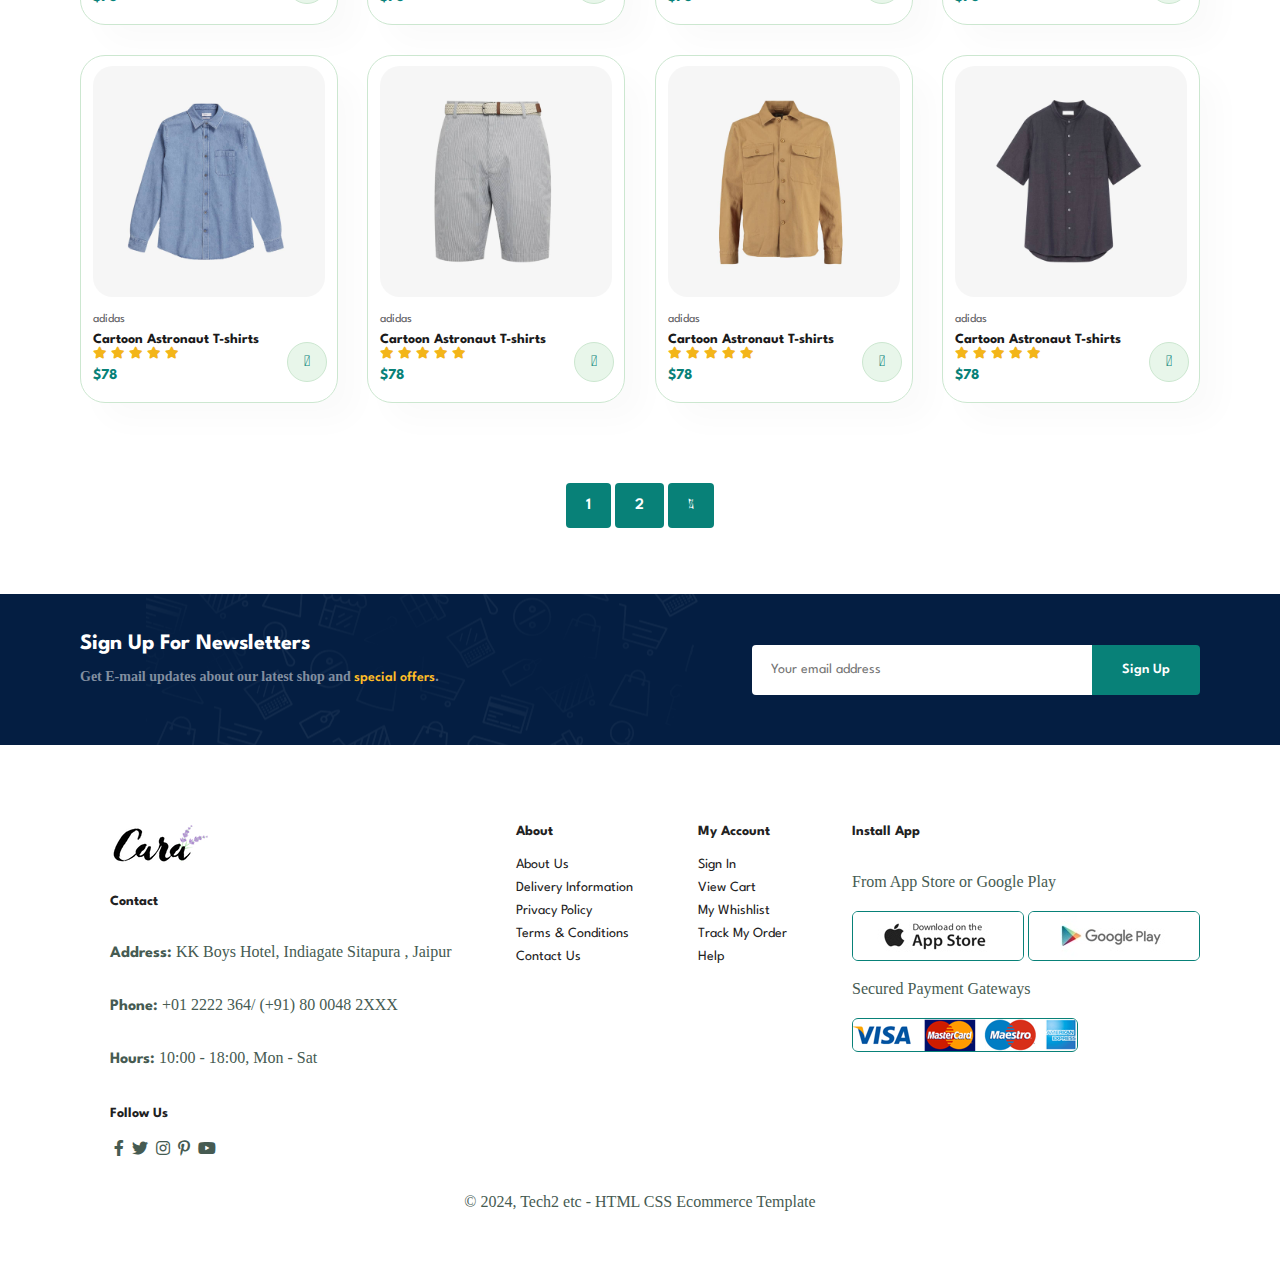
<file: shop.html>
<!DOCTYPE html>
<html lang="en">
<head>
    <meta charset="UTF-8">
    <meta name="viewport" content="width=device-width, initial-scale=1.0">
    <title>Document</title>
    <link rel="stylesheet" href="https://pro.fontawesome.com/releases/v5.10.0/css/all.css" />
    <link rel="stylesheet" href="style.css">
</head>
<body>
    
    <section id="header">
        <a href="#"><img src="img/logo.png" class="logo" alt=""></a>

        <div>
            <ul id="navbar">
                <li><a href="index.html">Home</a></li>
                <li><a class="active" href="shop.html">Shop</a></li>
                <li><a href="blog.html">Blog</a></li>
                <li><a href="about.html">About</a></li>
                <li><a href="contact.html">Contact</a></li>
                <li id="lg-bag"><a href="cart.html"><i class="far fa-shopping-bag"></i></a></li>
                <a href="#" id="close"><i class="far fa-times"></i></a>
            </ul>
        </div>
        <div id="mobile">
            <a href="cart.html"><i class="far fa-shopping-bag"></i></a>
            <i id="bar" class="fas fa-outdent"></i>
        </div>
    </section>

    <section id="page-header">
        <h2>#stayhome</h2>
        <p>Save more with coupons & 70% off! </p>
    </section>
    
    <section id="product1" class="section-p1">
        <div class="pro-container">
            <div class="pro" onclick="window.location.href='sproduct.html';">
                <img src="img/products/f1.jpg" alt="">
                <div class="des">
                    <span>adidas</span>
                    <h5>Cartoon Astronaut T-shirts</h5>
                        <div class="star">
                            <i class="fas fa-star"></i>
                            <i class="fas fa-star"></i>
                            <i class="fas fa-star"></i>
                            <i class="fas fa-star"></i>
                            <i class="fas fa-star"></i>
                        </div>
                        <h4>$78</h4> 
                </div>
                <a href="#"><i class="fal fa-shopping-cart cart"></i></a>
            </div>
            <div class="pro" onclick="window.location.href='sproduct.html';">
                <img src="img/products/f2.jpg" alt="">
                <div class="des">
                    <span>adidas</span>
                    <h5>Cartoon Astronaut T-shirts</h5>
                        <div class="star">
                            <i class="fas fa-star"></i>
                            <i class="fas fa-star"></i>
                            <i class="fas fa-star"></i>
                            <i class="fas fa-star"></i>
                            <i class="fas fa-star"></i>
                        </div>
                        <h4>$78</h4> 
                </div>
                <a href="#"><i class="fal fa-shopping-cart cart"></i></a>
            </div>
            <div class="pro" onclick="window.location.href='sproduct.html';">
                <img src="img/products/f3.jpg" alt="">
                <div class="des">
                    <span>adidas</span>
                    <h5>Cartoon Astronaut T-shirts</h5>
                        <div class="star">
                            <i class="fas fa-star"></i>
                            <i class="fas fa-star"></i>
                            <i class="fas fa-star"></i>
                            <i class="fas fa-star"></i>
                            <i class="fas fa-star"></i>
                        </div>
                        <h4>$78</h4> 
                </div>
                <a href="#"><i class="fal fa-shopping-cart cart"></i></a>
            </div>
            <div class="pro" onclick="window.location.href='sproduct.html';">
                <img src="img/products/f4.jpg" alt="">
                <div class="des">
                    <span>adidas</span>
                    <h5>Cartoon Astronaut T-shirts</h5>
                        <div class="star">
                            <i class="fas fa-star"></i>
                            <i class="fas fa-star"></i>
                            <i class="fas fa-star"></i>
                            <i class="fas fa-star"></i>
                            <i class="fas fa-star"></i>
                        </div>
                        <h4>$78</h4> 
                </div>
                <a href="#"><i class="fal fa-shopping-cart cart"></i></a>
            </div>
            <div class="pro" onclick="window.location.href='sproduct.html';">
                <img src="img/products/f5.jpg" alt="">
                <div class="des">
                    <span>adidas</span>
                    <h5>Cartoon Astronaut T-shirts</h5>
                        <div class="star">
                            <i class="fas fa-star"></i>
                            <i class="fas fa-star"></i>
                            <i class="fas fa-star"></i>
                            <i class="fas fa-star"></i>
                            <i class="fas fa-star"></i>
                        </div>
                        <h4>$78</h4> 
                </div>
                <a href="#"><i class="fal fa-shopping-cart cart"></i></a>
            </div>
            <div class="pro" onclick="window.location.href='sproduct.html';">
                <img src="img/products/f6.jpg" alt="">
                <div class="des">
                    <span>adidas</span>
                    <h5>Cartoon Astronaut T-shirts</h5>
                        <div class="star">
                            <i class="fas fa-star"></i>
                            <i class="fas fa-star"></i>
                            <i class="fas fa-star"></i>
                            <i class="fas fa-star"></i>
                            <i class="fas fa-star"></i>
                        </div>
                        <h4>$78</h4> 
                </div>
                <a href="#"><i class="fal fa-shopping-cart cart"></i></a>
            </div>
            <div class="pro" onclick="window.location.href='sproduct.html';">
                <img src="img/products/f7.jpg" alt="">
                <div class="des">
                    <span>adidas</span>
                    <h5>Cartoon Astronaut T-shirts</h5>
                        <div class="star">
                            <i class="fas fa-star"></i>
                            <i class="fas fa-star"></i>
                            <i class="fas fa-star"></i>
                            <i class="fas fa-star"></i>
                            <i class="fas fa-star"></i>
                        </div>
                        <h4>$78</h4> 
                </div>
                <a href="#"><i class="fal fa-shopping-cart cart"></i></a>
            </div>
            <div class="pro" onclick="window.location.href='sproduct.html';">
                <img src="img/products/f8.jpg" alt="">
                <div class="des">
                    <span>adidas</span>
                    <h5>Cartoon Astronaut T-shirts</h5>
                        <div class="star">
                            <i class="fas fa-star"></i>
                            <i class="fas fa-star"></i>
                            <i class="fas fa-star"></i>
                            <i class="fas fa-star"></i>
                            <i class="fas fa-star"></i>
                        </div>
                        <h4>$78</h4> 
                </div>
                <a href="#"><i class="fal fa-shopping-cart cart"></i></a>
            </div>
            <div class="pro" onclick="window.location.href='sproduct.html';">
                <img src="img/products/n1.jpg" alt="">
                <div class="des">
                    <span>adidas</span>
                    <h5>Cartoon Astronaut T-shirts</h5>
                        <div class="star">
                            <i class="fas fa-star"></i>
                            <i class="fas fa-star"></i>
                            <i class="fas fa-star"></i>
                            <i class="fas fa-star"></i>
                            <i class="fas fa-star"></i>
                        </div>
                        <h4>$78</h4> 
                </div>
                <a href="#"><i class="fal fa-shopping-cart cart"></i></a>
            </div>
            <div class="pro" onclick="window.location.href='sproduct.html';">
                <img src="img/products/n2.jpg" alt="">
                <div class="des">
                    <span>adidas</span>
                    <h5>Cartoon Astronaut T-shirts</h5>
                        <div class="star">
                            <i class="fas fa-star"></i>
                            <i class="fas fa-star"></i>
                            <i class="fas fa-star"></i>
                            <i class="fas fa-star"></i>
                            <i class="fas fa-star"></i>
                        </div>
                        <h4>$78</h4> 
                </div>
                <a href="#"><i class="fal fa-shopping-cart cart"></i></a>
            </div>
            <div class="pro" onclick="window.location.href='sproduct.html';">
                <img src="img/products/n3.jpg" alt="">
                <div class="des">
                    <span>adidas</span>
                    <h5>Cartoon Astronaut T-shirts</h5>
                        <div class="star">
                            <i class="fas fa-star"></i>
                            <i class="fas fa-star"></i>
                            <i class="fas fa-star"></i>
                            <i class="fas fa-star"></i>
                            <i class="fas fa-star"></i>
                        </div>
                        <h4>$78</h4> 
                </div>
                <a href="#"><i class="fal fa-shopping-cart cart"></i></a>
            </div>
            <div class="pro" onclick="window.location.href='sproduct.html';">
                <img src="img/products/n4.jpg" alt="">
                <div class="des">
                    <span>adidas</span>
                    <h5>Cartoon Astronaut T-shirts</h5>
                        <div class="star">
                            <i class="fas fa-star"></i>
                            <i class="fas fa-star"></i>
                            <i class="fas fa-star"></i>
                            <i class="fas fa-star"></i>
                            <i class="fas fa-star"></i>
                        </div>
                        <h4>$78</h4> 
                </div>
                <a href="#"><i class="fal fa-shopping-cart cart"></i></a>
            </div>
            <div class="pro" onclick="window.location.href='sproduct.html';">
                <img src="img/products/n5.jpg" alt="">
                <div class="des">
                    <span>adidas</span>
                    <h5>Cartoon Astronaut T-shirts</h5>
                        <div class="star">
                            <i class="fas fa-star"></i>
                            <i class="fas fa-star"></i>
                            <i class="fas fa-star"></i>
                            <i class="fas fa-star"></i>
                            <i class="fas fa-star"></i>
                        </div>
                        <h4>$78</h4> 
                </div>
                <a href="#"><i class="fal fa-shopping-cart cart"></i></a>
            </div>
            <div class="pro" onclick="window.location.href='sproduct.html';">
                <img src="img/products/n6.jpg" alt="">
                <div class="des">
                    <span>adidas</span>
                    <h5>Cartoon Astronaut T-shirts</h5>
                        <div class="star">
                            <i class="fas fa-star"></i>
                            <i class="fas fa-star"></i>
                            <i class="fas fa-star"></i>
                            <i class="fas fa-star"></i>
                            <i class="fas fa-star"></i>
                        </div>
                        <h4>$78</h4> 
                </div>
                <a href="#"><i class="fal fa-shopping-cart cart"></i></a>
            </div>
            <div class="pro" onclick="window.location.href='sproduct.html';">
                <img src="img/products/n7.jpg" alt="">
                <div class="des">
                    <span>adidas</span>
                    <h5>Cartoon Astronaut T-shirts</h5>
                        <div class="star">
                            <i class="fas fa-star"></i>
                            <i class="fas fa-star"></i>
                            <i class="fas fa-star"></i>
                            <i class="fas fa-star"></i>
                            <i class="fas fa-star"></i>
                        </div>
                        <h4>$78</h4> 
                </div>
                <a href="#"><i class="fal fa-shopping-cart cart"></i></a>
            </div>
            <div class="pro" onclick="window.location.href='sproduct.html';">
                <img src="img/products/n8.jpg" alt="">
                <div class="des">
                    <span>adidas</span>
                    <h5>Cartoon Astronaut T-shirts</h5>
                        <div class="star">
                            <i class="fas fa-star"></i>
                            <i class="fas fa-star"></i>
                            <i class="fas fa-star"></i>
                            <i class="fas fa-star"></i>
                            <i class="fas fa-star"></i>
                        </div>
                        <h4>$78</h4> 
                </div>
                <a href="#"><i class="fal fa-shopping-cart cart"></i></a>
            </div>
        </div>
    </section>

    <section id="pagination" class="section-p1">
        <a href="#">1</a>
        <a href="#">2</a>
        <a href="#"><i class="fal fa-long-arrow-alt-right"></i></a>
    </section>

    <section id="newsletter" class="section-p1 section-m1">
        <div class="newstext">
            <h4>Sign Up For Newsletters</h4>
            <p>Get E-mail updates about our latest shop and <span>special offers</span>.</p>
        </div>
        <div class="form">
            <input type="text" placeholder="Your email address">
            <button class="normal">Sign Up</button>
        </div>
    </section>

    <footer class="section-p1">
        <div class="col">
            <img class="logo" src="img/logo.png" alt="">
            <h4>Contact</h4>
            <p><strong>Address:</strong> KK Boys Hotel, Indiagate Sitapura , Jaipur</p>
            <p><strong>Phone:</strong> +01 2222 364/ (+91) 80 0048 2XXX</p>
            <p><strong>Hours:</strong> 10:00 - 18:00, Mon - Sat</p>
            <div class="follow">
                <h4>Follow Us</h4>
                <div class="icons">
                    <i class="fab fa-facebook-f"></i>
                    <i class="fab fa-twitter"></i>
                    <i class="fab fa-instagram"></i>
                    <i class="fab fa-pinterest-p"></i>
                    <i class="fab fa-youtube"></i>
                </div>
            </div>
        </div>

        <div class="col">
            <h4>About</h4>
            <a href="#">About Us</a>
            <a href="#">Delivery Information</a>
            <a href="#">Privacy Policy</a>
            <a href="#">Terms & Conditions</a>
            <a href="#">Contact Us</a>
        </div>

        <div class="col">
            <h4>My Account</h4>
            <a href="#">Sign In</a>
            <a href="#">View Cart</a>
            <a href="#">My Whishlist</a>
            <a href="#">Track My Order</a>
            <a href="#">Help</a>
        </div>

        <div class="col install">
            <h4>Install App</h4>
            <p>From App Store or Google Play</p>
            <div class="row">
                <img src="img/pay/app.jpg" alt="">
                <img src="img/pay/play.jpg" alt="">
                <p>Secured Payment Gateways</p>
                <img src="img/pay/pay.png" alt="">
            </div>
        </div>

        <div class="copyright">
            <p>© 2024, Tech2 etc - HTML CSS Ecommerce Template</p>
        </div>
    </footer>

    <script src="script.js"></script>
</body>
</html>
</file>
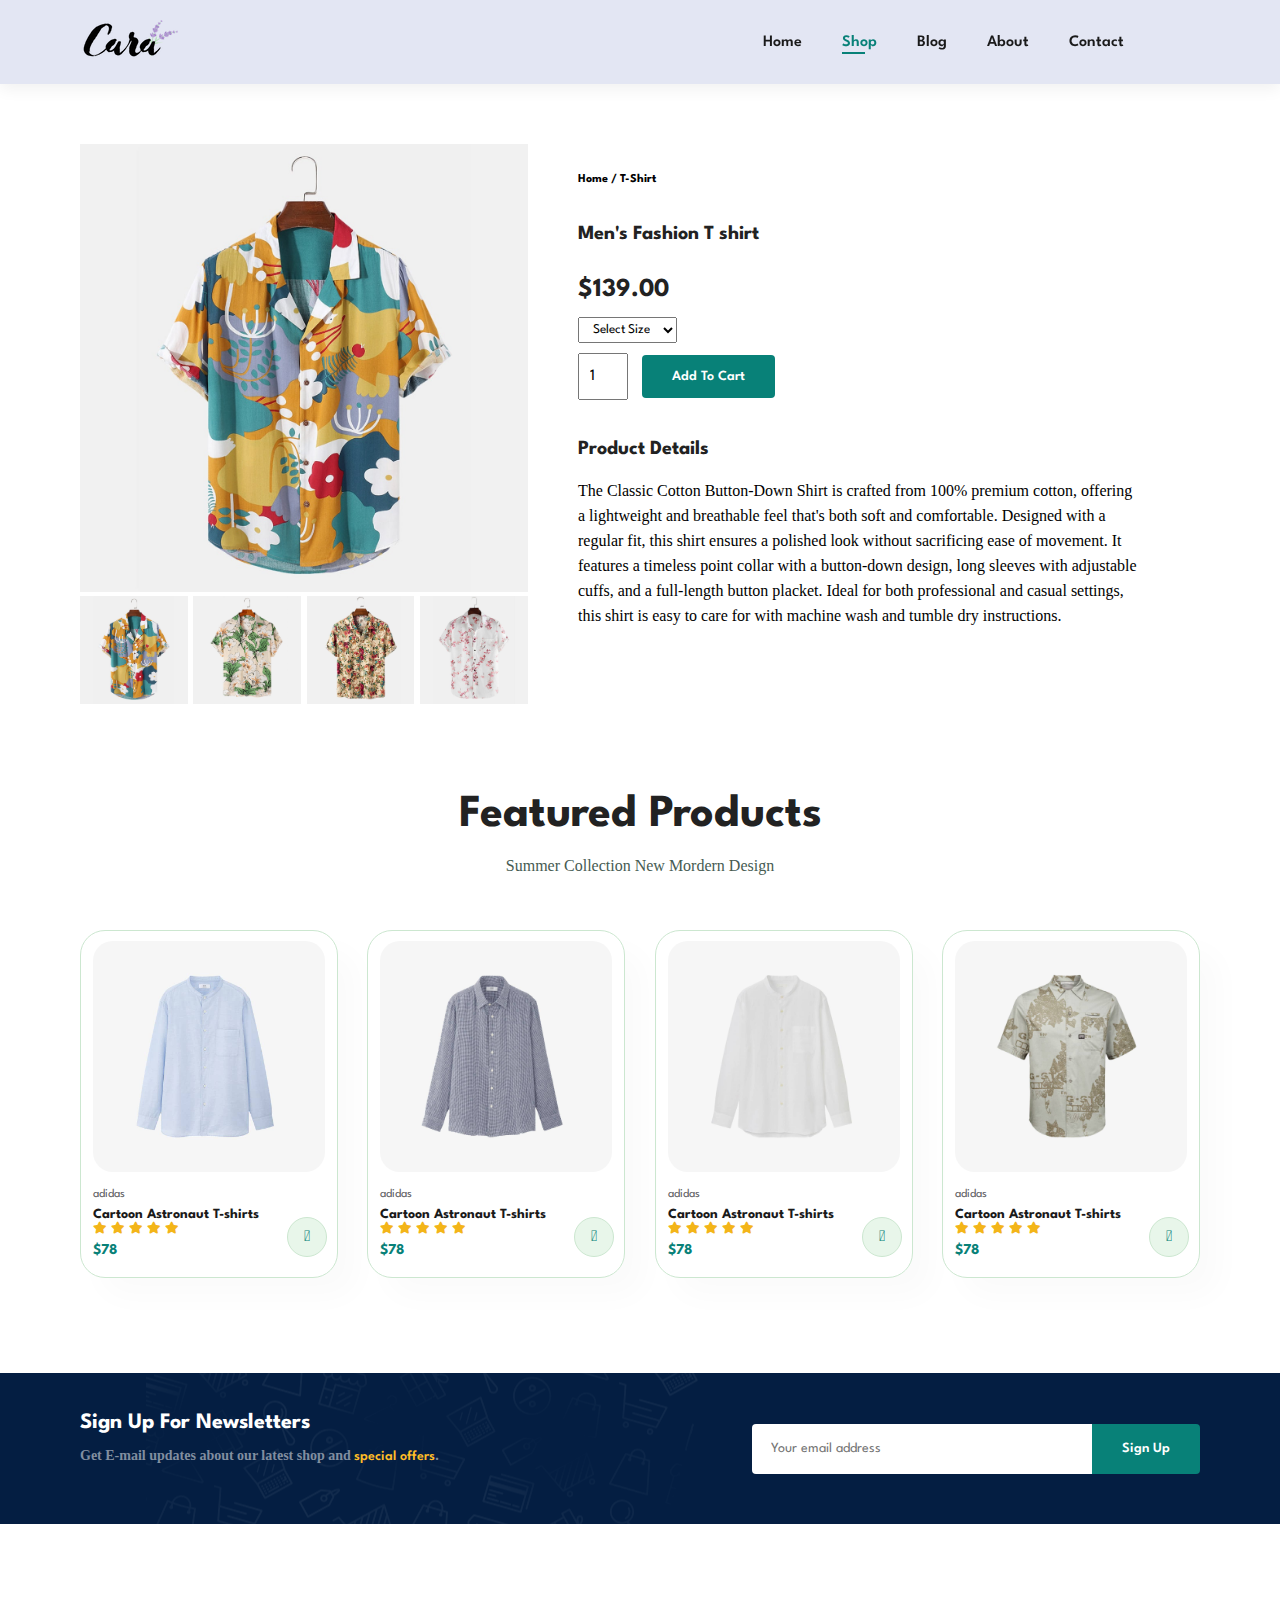
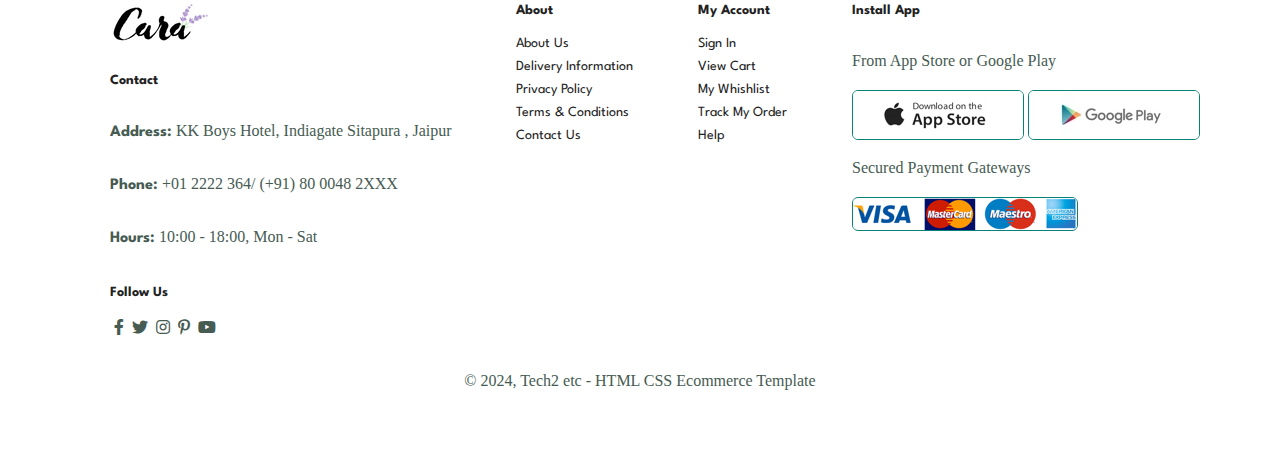
<file: sproduct.html>
<!DOCTYPE html>
<html lang="en">
<head>
    <meta charset="UTF-8">
    <meta name="viewport" content="width=device-width, initial-scale=1.0">
    <title>Document</title>
    <link rel="stylesheet" href="https://pro.fontawesome.com/releases/v5.10.0/css/all.css" />
    <link rel="stylesheet" href="style.css">
</head>
<body>
    
    <section id="header">
        <a href="#"><img src="img/logo.png" class="logo" alt=""></a>

        <div>
            <ul id="navbar">
                <li><a href="index.html">Home</a></li>
                <li><a class="active" href="shop.html">Shop</a></li>
                <li><a href="blog.html">Blog</a></li>
                <li><a href="about.html">About</a></li>
                <li><a href="contact.html">Contact</a></li>
                <li id="lg-bag"><a href="cart.html"><i class="far fa-shopping-bag"></i></a></li>
                <a href="#" id="close"><i class="far fa-times"></i></a>
            </ul>
        </div>
        <div id="mobile">
            <a href="cart.html"><i class="far fa-shopping-bag"></i></a>
            <i id="bar" class="fas fa-outdent"></i>
        </div>
    </section>

    <section id="prodetails" class="section-p1">
        <div class="single-pro-image">
            <img src="img/products/f1.jpg" width="100%" id="MainImg" alt="">
            <div class="small-img-group">
                <div class="small-img-col">
                    <img src="img/products/f1.jpg" width="100%" class="small-img" alt="">
                </div>
                <div class="small-img-col">
                    <img src="img/products/f2.jpg" width="100%" class="small-img" alt="">
                </div>
                <div class="small-img-col">
                    <img src="img/products/f3.jpg" width="100%" class="small-img" alt="">
                </div>
                <div class="small-img-col">
                    <img src="img/products/f4.jpg" width="100%" class="small-img" alt="">
                </div>
            </div>
        </div>
        <div class="single-pro-details">
            <h6>Home / T-Shirt</h6>
            <h4>Men's Fashion T shirt</h4>
            <h2>$139.00</h2>
            <select>
                <option>Select Size</option>
                <option>XL</option>
                <option>XXL</option>
                <option>Small</option>
                <option>Large</option>
                <option></option>
            </select>
            <input type="number" value="1">
            <button class="normal">Add To Cart</button>
            <h4>Product Details</h4>
            <span>The Classic Cotton Button-Down Shirt is crafted from 100% premium cotton, offering a lightweight and breathable feel that's both soft and comfortable. Designed with a regular fit, this shirt ensures a polished look without sacrificing ease of movement. It features a timeless point collar with a button-down design, long sleeves with adjustable cuffs, and a full-length button placket. Ideal for both professional and casual settings, this shirt is easy to care for with machine wash and tumble dry instructions.</span>
        </div>
    </section>

    <section id="product1" class="section-p1">
        <h2>Featured Products</h2>
        <p>Summer Collection New Mordern Design</p>
        <div class="pro-container">
            <div class="pro">
                <img src="img/products/n1.jpg" alt="">
                <div class="des">
                    <span>adidas</span>
                    <h5>Cartoon Astronaut T-shirts</h5>
                        <div class="star">
                            <i class="fas fa-star"></i>
                            <i class="fas fa-star"></i>
                            <i class="fas fa-star"></i>
                            <i class="fas fa-star"></i>
                            <i class="fas fa-star"></i>
                        </div>
                        <h4>$78</h4> 
                </div>
                <a href="#"><i class="fal fa-shopping-cart cart"></i></a>
            </div>
            <div class="pro">
                <img src="img/products/n2.jpg" alt="">
                <div class="des">
                    <span>adidas</span>
                    <h5>Cartoon Astronaut T-shirts</h5>
                        <div class="star">
                            <i class="fas fa-star"></i>
                            <i class="fas fa-star"></i>
                            <i class="fas fa-star"></i>
                            <i class="fas fa-star"></i>
                            <i class="fas fa-star"></i>
                        </div>
                        <h4>$78</h4> 
                </div>
                <a href="#"><i class="fal fa-shopping-cart cart"></i></a>
            </div>
            <div class="pro">
                <img src="img/products/n3.jpg" alt="">
                <div class="des">
                    <span>adidas</span>
                    <h5>Cartoon Astronaut T-shirts</h5>
                        <div class="star">
                            <i class="fas fa-star"></i>
                            <i class="fas fa-star"></i>
                            <i class="fas fa-star"></i>
                            <i class="fas fa-star"></i>
                            <i class="fas fa-star"></i>
                        </div>
                        <h4>$78</h4> 
                </div>
                <a href="#"><i class="fal fa-shopping-cart cart"></i></a>
            </div>
            <div class="pro">
                <img src="img/products/n4.jpg" alt="">
                <div class="des">
                    <span>adidas</span>
                    <h5>Cartoon Astronaut T-shirts</h5>
                        <div class="star">
                            <i class="fas fa-star"></i>
                            <i class="fas fa-star"></i>
                            <i class="fas fa-star"></i>
                            <i class="fas fa-star"></i>
                            <i class="fas fa-star"></i>
                        </div>
                        <h4>$78</h4> 
                </div>
                <a href="#"><i class="fal fa-shopping-cart cart"></i></a>
            </div>
        </div>
    </section>

    <section id="newsletter" class="section-p1 section-m1">
        <div class="newstext">
            <h4>Sign Up For Newsletters</h4>
            <p>Get E-mail updates about our latest shop and <span>special offers</span>.</p>
        </div>
        <div class="form">
            <input type="text" placeholder="Your email address">
            <button class="normal">Sign Up</button>
        </div>
    </section>

    <footer class="section-p1">
        <div class="col">
            <img class="logo" src="img/logo.png" alt="">
            <h4>Contact</h4>
            <p><strong>Address:</strong> KK Boys Hotel, Indiagate Sitapura , Jaipur</p>
            <p><strong>Phone:</strong> +01 2222 364/ (+91) 80 0048 2XXX</p>
            <p><strong>Hours:</strong> 10:00 - 18:00, Mon - Sat</p>
            <div class="follow">
                <h4>Follow Us</h4>
                <div class="icons">
                    <i class="fab fa-facebook-f"></i>
                    <i class="fab fa-twitter"></i>
                    <i class="fab fa-instagram"></i>
                    <i class="fab fa-pinterest-p"></i>
                    <i class="fab fa-youtube"></i>
                </div>
            </div>
        </div>

        <div class="col">
            <h4>About</h4>
            <a href="#">About Us</a>
            <a href="#">Delivery Information</a>
            <a href="#">Privacy Policy</a>
            <a href="#">Terms & Conditions</a>
            <a href="#">Contact Us</a>
        </div>

        <div class="col">
            <h4>My Account</h4>
            <a href="#">Sign In</a>
            <a href="#">View Cart</a>
            <a href="#">My Whishlist</a>
            <a href="#">Track My Order</a>
            <a href="#">Help</a>
        </div>

        <div class="col install">
            <h4>Install App</h4>
            <p>From App Store or Google Play</p>
            <div class="row">
                <img src="img/pay/app.jpg" alt="">
                <img src="img/pay/play.jpg" alt="">
                <p>Secured Payment Gateways</p>
                <img src="img/pay/pay.png" alt="">
            </div>
        </div>

        <div class="copyright">
            <p>© 2024, Tech2 etc - HTML CSS Ecommerce Template</p>
        </div>
    </footer>

    <script>
        var MainImg = document.getElementById("MainImg");
        var smallimg = document.getElementsByClassName("small-img")

        smallimg[0].onclick = function() {
            MainImg.src = smallimg[0].src;
        }
        smallimg[1].onclick = function() {
            MainImg.src = smallimg[1].src;
        }
        smallimg[2].onclick = function() {
            MainImg.src = smallimg[2].src;
        }
        smallimg[3].onclick = function() {
            MainImg.src = smallimg[3].src;
        }
    </script>

    <script src="script.js"></script>
</body>
</html>
</file>
<file: style.css>
@import url('https://fonts.googleapis.com/css2?family=Spartan:wght@100;200;300;400;500; 600;700; 800;900&display=swap');
*{
    margin: 0;
    padding: 0;
    box-sizing: border-box;
    font-family: 'Spartan' , sans-serif;
}

h1{
    font-size: 50px;
    line-height: 64px;
    color: #222;
}

h2{
    font-size: 46px;
    line-height: 54px;
    color: #222;
}

h4{
    font-size: 20px;
    color: #222;
}

h6{
    font-weight: 700;
    font-size: 12px;
}

p{
    font-size: 16px;
    color: #465b52;
    margin: 15px 0 20px 0;
}

.section-p1 {
    padding: 40px 80px;
}

.section-m1 {
    margin: 40px 0;
}

button.normal{
    font-size: 14px;
    font-weight: 600;
    padding: 15px 30px;
    color: #000;
    background-color: #fff;
    border-radius: 4px;
    cursor: pointer;
    border: none;
    outline: none;
    transition: 0.2s;
}

button.white{
    font-size: 13px;
    font-weight: 600;
    padding: 11px 18px;
    color: #fff;
    background-color: transparent;
    cursor: pointer;
    border: 1px solid #fff;
    outline: none;
    transition: 0.2s;
}

body{
    width: 100% ;
}

/* header start */

#header{
   display: flex;
   align-items: center;
   justify-content: space-between;
   padding: 20px 80px;
   background: #e3e6f3;
   box-shadow: 0 5px 15px rgba(0, 0, 0, 0.06);
   z-index: 999;
   position: sticky;
   top: 0;
   left: 0;
}

#navbar{
    display: flex;
    align-items: center;
    justify-content: center;
}

#navbar li {
    list-style: none;
    padding: 0 20px;
    position: relative;
}

#navbar li a {
    text-decoration: none;
    font-size: 16px;
    font-weight: 600;
    color: #1a1a1a;
    transition: 0.3s ease;
}

#navbar li a:hover,
#navbar li a.active {
    color: #088178;
}

#navbar li a.active::after,
#navbar li a:hover::after {
    content: "";
    width: 30%;
    height: 2px;
    background: #088178;
    position: absolute;
    bottom: -4px;
    left: 20px;
}

#mobile{
    display: none;
    align-items: center;
}

#close{
    display: none;
}
/* Home page  */

#hero {
    background-image: url("kdd.jpeg");
    height: 90vh;
    width: 100%;
    background-size: cover;
    background-position: top 25% right 0;
    padding: 0 80px;
    display: flex;
    flex-direction: column;
    align-items: flex-start;
    justify-content: center;
}

#hero h4{
    padding-bottom: 15px;
}

#hero h1 {
    color: #088178;
}

#hero button {
    background-image: url("img/button.png");
    background-color: transparent;
    color: #088178;
    border: 0;
    padding: 14px 80px 14px 65px;
    background-repeat: no-repeat;
    cursor: pointer;
    font-weight: 700;
    font-size: 15px;
}

#feature {
    display: flex;
    align-items: center;
    justify-content: space-between;
    flex-wrap: wrap;
}

#feature .fe-box{
    width: 180px;
    text-align: center;
    padding: 25px 15px;
    box-shadow: 20px 20px 34px rgba(0, 0, 0, 0.03);
    border: 1px solid #cce7d0;
    border-radius: 4px;
    margin: 15px 0;
}

#feature .fe-box :hover{
    box-shadow: 10px 10px 54px rgba(70, 62, 221, 0.1);
}

#feature .fe-box img{
    width: 100%;
    margin-bottom: 10px;
}

#feature .fe-box h6{
    display: inline-block;
    padding: 9px 8px 6px 8px;
    line-height: 1;
    color: #088178;
    background-color: #fddde4;
}

#feature .fe-box:nth-child(2) h6 {
    background-color: #cdebbc;
}

#feature .fe-box:nth-child(3) h6 {
    background-color: #d1e8f2;
}

#feature .fe-box:nth-child(4) h6 {
    background-color: #cdd4f8;
}

#feature .fe-box:nth-child(5) h6 {
    background-color: #f6dbf6;
}

#feature .fe-box:nth-child(6) h6 {
    background-color: #fff2e5;
}

#product1 {
    text-align: center;
}

#product1 .pro-container{
    display: flex;
    justify-content: space-between;
    padding-top: 20px;
    flex-wrap: wrap;
}

#product1 .pro{
    width: 23%;
    min-width: 250px;
    padding: 10px 12px;
    border: 1px solid #cce7d0;
    border-radius: 25px;
    cursor: pointer;
    box-shadow: 20px 20px 30px rgba(0, 0, 0, 0.02);
    margin: 15px 0;
    transition: 0.2s ease;
    position: relative;
}

#product1 .pro :hover{
    box-shadow: 20px 20px 30px rgba(0, 0, 0, 0.06);
}

#product1 .pro img{
    width: 100%;
    border-radius: 20px;
}

#product1 .pro .des{
    text-align: start;
    padding: 10px 0;
}

#product1 .pro .des span{
    color: #606063;
    font-size: 12px;
}

#product1 .pro .des h5{
    padding-top: 7px;
    color: #1a1a1a;
    font-size: 14px;
}

#product1 .pro .des i{
    font-size: 12px;
    color: rgb(243, 181, 25);
}


#product1 .pro .des h4{
    padding-top: 7px;
    font-size: 15px;
    font-weight: 700;
    color: #088178;
}

#product1 .pro .cart{
    width: 40px;
    height: 40px;
    line-height: 40px;
    border-radius: 50px;
    background-color: #e8f6ea;
    font-weight: 500;
    color: #088178;
    border: 1px solid #cce7d0;
    position: absolute;
    bottom: 20px;
    right: 10px;
}

#banner {
    display: flex;
    flex-direction: column;
    align-items: center;
    justify-content: center;
    align-items: center;
    background-image: url(img/banner/b2.jpg);
    width: 100%;
    height: 40vh;
    background-size: cover;
    background-position: center;
}

#banner h4{
    color: #fff;
    font-size: 16px;
}

#banner h2{
    color: #fff;
    font-size: 30px;
    padding: 10px 0;
}

#banner h2 span{
    color: #ef3636;
}

#banner button:hover {
    background: #088178;
    color: #fff;
}

#sm-banner{
    display: flex;
    justify-content: space-evenly;
    flex-wrap: wrap;
}

#sm-banner .banner-box{
    display: flex;
    flex-direction: column;
    justify-content: center;
    align-items: flex-start;
    background-image: url(img/banner/b17.jpg);
    min-width: 580px;
    height: 50vh;
    background-size: cover;
    background-position: center;
    padding: 30px;
}


#sm-banner .banner-box2{
    background-image: url(img/banner/b10.jpg);
    
}

#sm-banner h4{
    color: #fff;
    font-size: 20px;
    font-weight: 300;
}

#sm-banner h2{
    color: #fff;
    font-size: 28px;
    font-weight: 800;
}

#sm-banner span{
    color: #fff;
    font-size: 14px;
    font-weight: 500;
    padding-bottom: 15px;
}

#sm-banner .banner-box:hover button {
    background: #088178;
    border: 1px solid #088178;
}

#banner3{
    display: flex;
    justify-content: space-evenly;
    flex-wrap: wrap;
    padding: 0 80px;
}

#banner3 .banner-box{
    display: flex;
    flex-direction: column;
    justify-content: center;
    align-items: flex-start;
    background-image: url(img/banner/b7.jpg);
    min-width: 30%;
    height: 30vh;
    background-size: cover;
    background-position: center;
    padding: 20px;
    margin-bottom: 20px;
}

#banner3 .banner-box2{
    background-image: url(img/banner/b4.jpg);
}

#banner3 .banner-box3{
    background-image: url(img/banner/b18.jpg);
}

#banner3 h2{
    color: #fff;
    font-weight: 900;
    font-size: 22px;
}

#banner3 h3{
    color: #ec544e;
    font-weight: 800;
    font-size: 15px;
}

#newsletter{
    display: flex;
    justify-content: space-between;
    flex-wrap: wrap;
    align-items: center;
    background-image: url("img/banner/b14.png");
    background-repeat: no-repeat;
    background-position: 20% 30%;
    background-color: #041e42;
} 

#newsletter h4{
    font-size: 22px;
    font-weight: 700;
    color: #fff;
}

#newsletter p{
    font-size: 14px;
    font-weight: 600;
    color: #818ea0;
}

#newsletter p span{
    color: #ffbd27; 
}

#newsletter .form{
    display: flex;
    width: 40%;
}

#newsletter input{
    height: 3.125rem;
    padding: 0 1.25em;
    font-size: 14px;
    width: 100%; 
    border: 1px solid transparent;
    border-radius: 4px;
    outline: none;
    border-top-right-radius: 0;
    border-bottom-right-radius: 0;
}

#newsletter button {
    background-color: #088178;
    color: #fff;
    white-space: nowrap;
    border-top-left-radius: 0;
    border-bottom-left-radius: 0;
}

footer{
    display: flex;
    flex-wrap: wrap;
    justify-content: space-between;
}

footer .col{
    display: flex;
    flex-direction: column;
    align-items: flex-start;
    padding-left: 30px;
    margin-bottom: 20px;
}

footer .logo{
    margin-bottom: 30px;
}

footer h4{
    font-size: 12px;
    padding-bottom: 20px;
}

footer h4{
    font-size: 14px;
    margin: 0 0 0 8px 0;
}

footer a{
    font-size: 14px;
    text-decoration: none;
    color: #222;
    margin-bottom: 10px;
}

footer .follow{
    margin-top: 20px;
}

footer .follow i{
    color: #465b52;
    padding-left: 4px;
    cursor: pointer;
}

footer .install .row img{
    border: 1px solid #088178;
    border-radius: 6px;
}

footer .install img{
    margin: 1opx 0 15px 0;
}

footer .follow i:hover,
footer a:hover{
    color: #088178;
}

footer .copyright{
    width: 100%;
    text-align: center;
}

/* shop page */

#page-header{
    background-image: url("img/banner/b1.jpg");
    width: 100%;
    height: 40vh;
    background-size: cover;
    display: flex;
    justify-content: center;
    text-align: center;
    flex-direction: column;
    padding: 14px;
}

#page-header h2,
#page-header p {
    color: #fff;
}

#pagination {
    text-align: center;
}

#pagination a{
    text-decoration: none;
    background-color: #088178;
    padding: 15px 20px;
    border-radius: 4px;
    color: #fff;
    font-weight: 600;
}

#pagination a i {
    font-size: 16px;
    font-weight: 600;
}

/* single products */

#prodetails {
    display: flex;
    margin-top: 20px;
}

#prodetails .single-pro-image {
    width: 40%;
    margin-right: 50px;
}

.small-img-group {
    display: flex;
    justify-content: space-between;
}

.small-img-col {
    flex-basis: 24%;
    cursor: pointer;
}

#prodetails .single-pro-details {
    width: 50%;
    padding-top: 30px;
}

#prodetails .single-pro-details h4{
    padding: 40px 0 20px 0;
}

#prodetails .single-pro-details h2{
    font-size: 26px;
}

#prodetails .single-pro-details select{
    display: block;
    padding: 5px 10px;
    margin-bottom: 10px;
}

#prodetails .single-pro-details input {
    width: 50px;
    height: 47px;
    padding-left: 10px;
    font-size: 16px;
    margin-right: 10px;
}

#prodetails .single-pro-details input :focus {
    outline: none;
}

#prodetails .single-pro-details span {
    line-height: 25px;
    font-family: cursive;
}

#prodetails .single-pro-details button {
    background: #088178;
    color: #fff;
}  

/* blog page */
#page-header.blog-header {
    background-image: url("img/banner/b19.jpg");
}

#blog {
    padding: 150px 150px 0 150px;
}

#blog .blog-box {
    display: flex;
    align-items: center;
    width: 100%;
    position: relative;
    padding-bottom: 90px;
}

#blog .blog-img {
    width: 50%;
    margin-right: 40px;
}

#blog img {
    width: 100%;
    height: 300px;
    object-fit: cover;
}

#blog .blog-details {
    width: 50%;
}

#blog .blog-details a {
    text-decoration: none;
    font-size: 11px;
    color: #000;
    font-weight: 700;
    position: relative;
    transition: 0.3S;
}

#blog .blog-details a::after{
    content: "";
    width: 50px;
    height: 1px;
    background-color: #000;
    position: absolute;
    top: 4px;
    right: -60px;
}

#blog .blog-details a:hover {
    color: #088178;
}

#blog .blog-details a:hover::after {
    background-color: #088178;
}

#blog .blog-box h1{
    position: absolute;
    top: -44px;
    left: 0;
    font-size: 70px;
    font-weight: 700;
    color: #c9cbce;
    z-index: -9;
}

/* about page  */

#page-header.about-header {
    background-image: url("img/about/banner.png");
}

#about-head {
    display: flex;
    align-items: center;
}

#about-head img {
    width: 50%;
    height: auto;
}

#about-head div {
    padding-left: 40px;
}

#about-app {
    text-align: center;
}

#about-app .video {
    width: 70%;
    height: 100%;
    margin: 30px auto 0 auto;
}

#about-app .video video {
    width: 100%;
    height: 100%;
    border-radius: 20px;
}

#about-head div h2 , p , abbr , marquee {
    font-family: cursive;
}

/* Contact page  */

#contact-details {
    display: flex;
    align-items: center;
    justify-content: space-between;
}

#contact-details .details {
    width: 40%;
}

#contact-details .details span,
#form-details form span {
    font-size: 12px;
}

#contact-details .details h2,
#form-details form h2 {
    font-size: 26px;
    line-height: 35px;
    padding: 20px 0;
}

#contact-details .details h3 {
    font-size: 16px;
    padding-bottom: 15px;
}

#contact-details .details li {
    list-style: none;
    display: flex;
    padding: 10px 0;
}

#contact-details .details li i {
    font-size: 14px;
    padding-right: 22px;
}

#contact-details .details li p {
    margin: 0;
    font-size: 14px;
}

#contact-details .map {
    width: 55%;
    height: 400px;
}

#contact-details .map iframe {
    width: 100%;
    height: 100%;
}

#form-details {
    display: flex;
    justify-content: space-between;
    margin: 30px;
    padding: 80px;
    border: 1px solid #e1e1e1;
}

#form-details form {
    width: 65%;
    display: flex;
    flex-direction: column;
    align-items: flex-start;
}

#form-details form input,
#form-details form textarea {
    width: 100%;
    padding: 12px 15px;
    outline: none;
    margin-bottom: 20px;
    border: 1px solid #e1e1e1;
}

#form-details form button {
    background-color: #088178;
    color: #fff;
}

#form-details .people div {
    padding-bottom: 25px;
    display: flex;
    align-items: flex-start;
}

#form-details .people div img {
    width: 65px;
    height: 65px;
    object-fit: cover;
    margin-right: 15px;
}

#form-details .people div p {
    margin: 0;
    font-size: 13px;
    line-height: 25px;
}

#form-details .people div p span {
    display: block;
    font-size: 16px;
    font-weight: 600;
    color: #000;
}

/* Cart page  */

#cart {
    overflow-x: auto;
}

#cart table {
    width: 100%;
    border-collapse: collapse;
    table-layout: fixed;
    white-space: nowrap;
}

#cart table img {
    width: 70px;
}

#cart table td:nth-child(1){
    width: 100px;
    text-align: center;
}

#cart table td:nth-child(2){
    width: 150px;
    text-align: center;
}

#cart table td:nth-child(3){
    width: 250px;
    text-align: center;
}

#cart table td:nth-child(4),
#cart table td:nth-child(5),
#cart table td:nth-child(6){ 
    width: 150px;
    text-align: center;
}

#cart table td:nth-child(5) input {
    width: 70px;
    padding: 10px 5px 10px 15px;
}

#cart table thead {
    border: 1px solid #e2e9e1;
    border-left: none;
    border-right: none;
}

#cart table thead td {
    font-weight: 700;
    text-transform: uppercase;
    font-size: 13px;
    padding: 18px 0;
}

#cart table tbody tr td {
    padding-top: 15px;
} 

#cart table tbody td {
    font-size: 13px;
} 

#cart-add{
    display: flex;
    flex-wrap: wrap;
    justify-content: space-between ;
}

#coupon {
    width: 50%;
    margin-bottom: 30px;
}

#coupon h3 ,
#subtotal h3 {
    padding-bottom: 15px;
}

#coupon input {
    padding: 10px 20px;
    outline: none;
    width: 50%;
    margin-right: 10px;
    border: 1px solid #e2e9e1;
}

#coupon button,
#subtotal button {
    background-color: #088178;
    color: #fff;
    padding: 12px 20px;
}

#subtotal {
    width: 50%;
    margin-bottom: 30px;
    border: 1px solid #e2e9e1;
    padding: 30px;
}

#subtotal table {
    border-collapse: collapse;
    width: 100%;
    margin-bottom: 20px;
}

#subtotal table td {
    width: 50%;
    border: 1px solid #e2e9e1;
    padding: 10px;
    font-size: 13px;
}









@media (max-width:799px) {
    .section-p1{
        padding: 40px 40px;
    }

    #navbar{
        display: flex;
        flex-direction: column;
        align-items: flex-start;
        justify-content: flex-start;
        position: fixed;
        top: 0;
        right: -300px;
        height: 100vh;
        width: 300px;
        background-color: #efe6f3;
        box-shadow: 0 40px 60px rgba(0, 0, 0, 0,1);
        padding: 80px 0 0 10px;
        transition: 0.3s;
    }

    #navbar.active{
        right: 0px;
    }

    #navbar li{
        margin-bottom: 25px;
    }

    #mobile{
        display: flex;
        align-items: center;
    }

    #mobile i{
        color: #1a1a1a;
        font-size: 24px;
        padding-left: 20px;
    }

    #close{
        display: initial;
        position: absolute;
        top: 30px;
        left: 30px;
        color: #222;
        font-size: 24px;
    }

    #lg-back{
        display: none;
    }

    #hero {
         height: 70vh;
         padding: 0 80px;
         background-position: top 30% right 30%;
    }

    #feature {
        justify-content: center;
        
    }

    #feature .fe-box {
        margin: 15px 15px;
    }

    #product1 .pro-container{
        justify-content: center;
    }

    #product1 .pro{
        margin: 15px;
    }

    #banner {
        height: 20vh;
    }

    #sm-banner .banner-box{
        min-width: 100%;
        height: 30vh;
        padding: 30px;
    }

    #banner3{
        padding: 0 40px;
    }

    #banner3 .banner-box{
        width: 28%;
    }

    #newsletter .form{
        width: 70%;
    }

    /* Contact Page  */

    #form-details {
        padding: 40px;
    }

    #form-details form {
        width: 50%;
    }
}

/* start of media query */

@media (max-width: 477px){
    .section-p1{
        padding: 20px;
    }

    #header{
        padding: 10px 30px;
     }

    h1{
        font-size: 38px;
    }

     h2{
        font-size: 32px;
    }

     #hero {
        padding: 0 20px;
    }

    #feature {
        justify-content: space-between;
    }

    #feature .fe-box{
        width: 155px;
        margin: 0 0 15px 0;
    }

    #product1 .pro{
        width: 100%;
    }

    #banner {
        height: 40vh;
    }

    #sm-banner .banner-box {
        height: 40vh;
    }

    #sm-banner .banner-box2 {
        margin-top: 20px;
    }

    #banner3{
        padding: 0 30px;
    }

    #banner3 .banner-box {
        width: 100%;
    }

    #newsletter {
        padding: 40px 20px;
    }

    #newsletter .form{
        width: 100%;
    }

    footer .copyright {
        text-align: start;
    }

    /* Single product */

    #prodetails {
        display: flex;
        flex-direction: column;
    }

    #prodetails .single-pro-image {
        width: 100%;
        margin-right: 0;
    }

    #prodetails .single-pro-details {
        width: 100%;
    }

    /* blog page */

    #blog {
        padding: 100px 20px 0 20px;
    }
    
    #blog .blog-box {
        display: flex;
        flex-direction: column;
        align-items: flex-start;
    }

    #blog .blog-img {
        width: 100%;
        margin-right: 0px;
        margin-bottom: 30px;
    }

    #blog .blog-details {
        width: 100%;
    }

    /* about page  */

    #about-head {
        flex-direction: column;
    }

    #about-head img {
        width: 100%;
        margin-bottom: 20px;
    }

    #about-head div {
        padding-left: 0px;
    }

    #about-head .video {
        width: 100%;
    }

    #contact-details {
        flex-direction: column;
    }

    #contact-details .details {
        width: 100%;
        margin-bottom: 30px;
    }

    #contact-details .map {
        width: 100%;
    }

    #form-details {
        margin: 10px;
        padding: 30px 10px;
        flex-wrap: wrap;
    }

    #form-details form {
        width: 100%;
        margin-bottom: 30px;
    }

    /* Cart Page  */

    #cart-add {
        flex-direction: column;
    }

    #coupon {
        width: 100%;
    }

    #subtotal {
        width: 100%;
        padding: 20px;
    }

}
</file>
